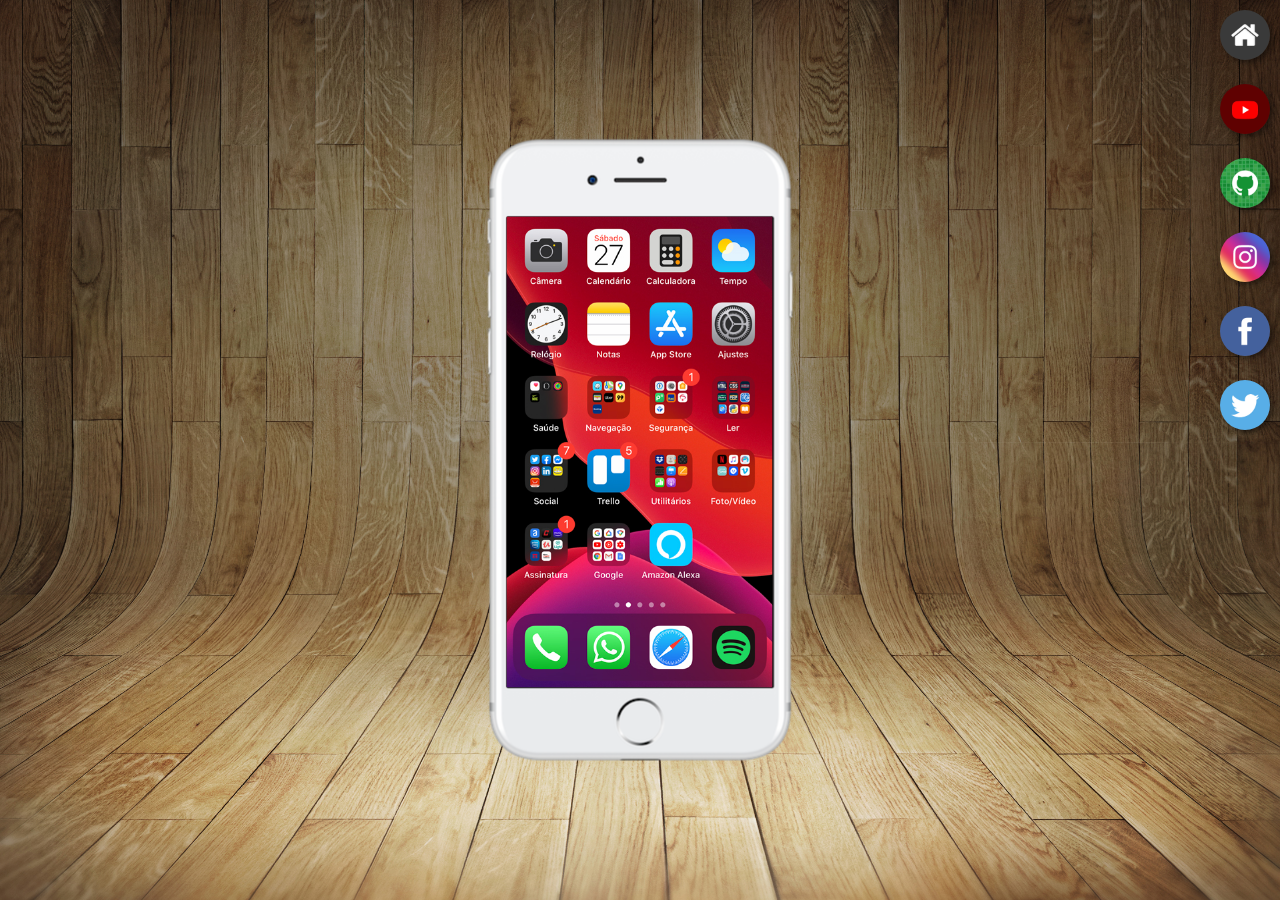
<file: index.html>
<!DOCTYPE html>
<html lang="pt-br">
<head>
    <meta charset="UTF-8">
    <meta name="viewport" content="width=device-width, initial-scale=1.0">
    <link rel="shortcut icon" href="favicon.ico" type="image/x-icon">
    <link rel="stylesheet" href="estilos/style.css">
    <title>Projeto-social</title>
</head>
<body>
    <main>
        <section id="telefone">
           <iframe id="tela" name="tela" src="home.html"
           frameborder="0">
           </iframe>
        </section>
        <section id="apps">
           <a href="home.html" target="tela">
            <img src="imagens/logo-home.jpg" alt="home">
           </a><br>
           <a href="youtube.html" target="tela">
            <img src="imagens/logo-youtube.jpg" alt="youtube">
           </a><br>
           <a href="github.html" target="tela">
            <img src="imagens/logo-github.jpg" alt="github">
           </a><br>
           <a href="instagram.html" target="tela">
            <img src="imagens/logo-instagram.jpg" alt="instagram">
           </a><br>
           <a href="facebook.html" target="tela">
            <img src="imagens/logo-facebook.jpg" alt="facebook">
           </a><br>
           <a href="twiter.html" target="tela">
            <img src="imagens/logo-twitter.jpg" alt="twitter">
           </a><br>
        </section>
    </main>
</body>
</html>
</file>
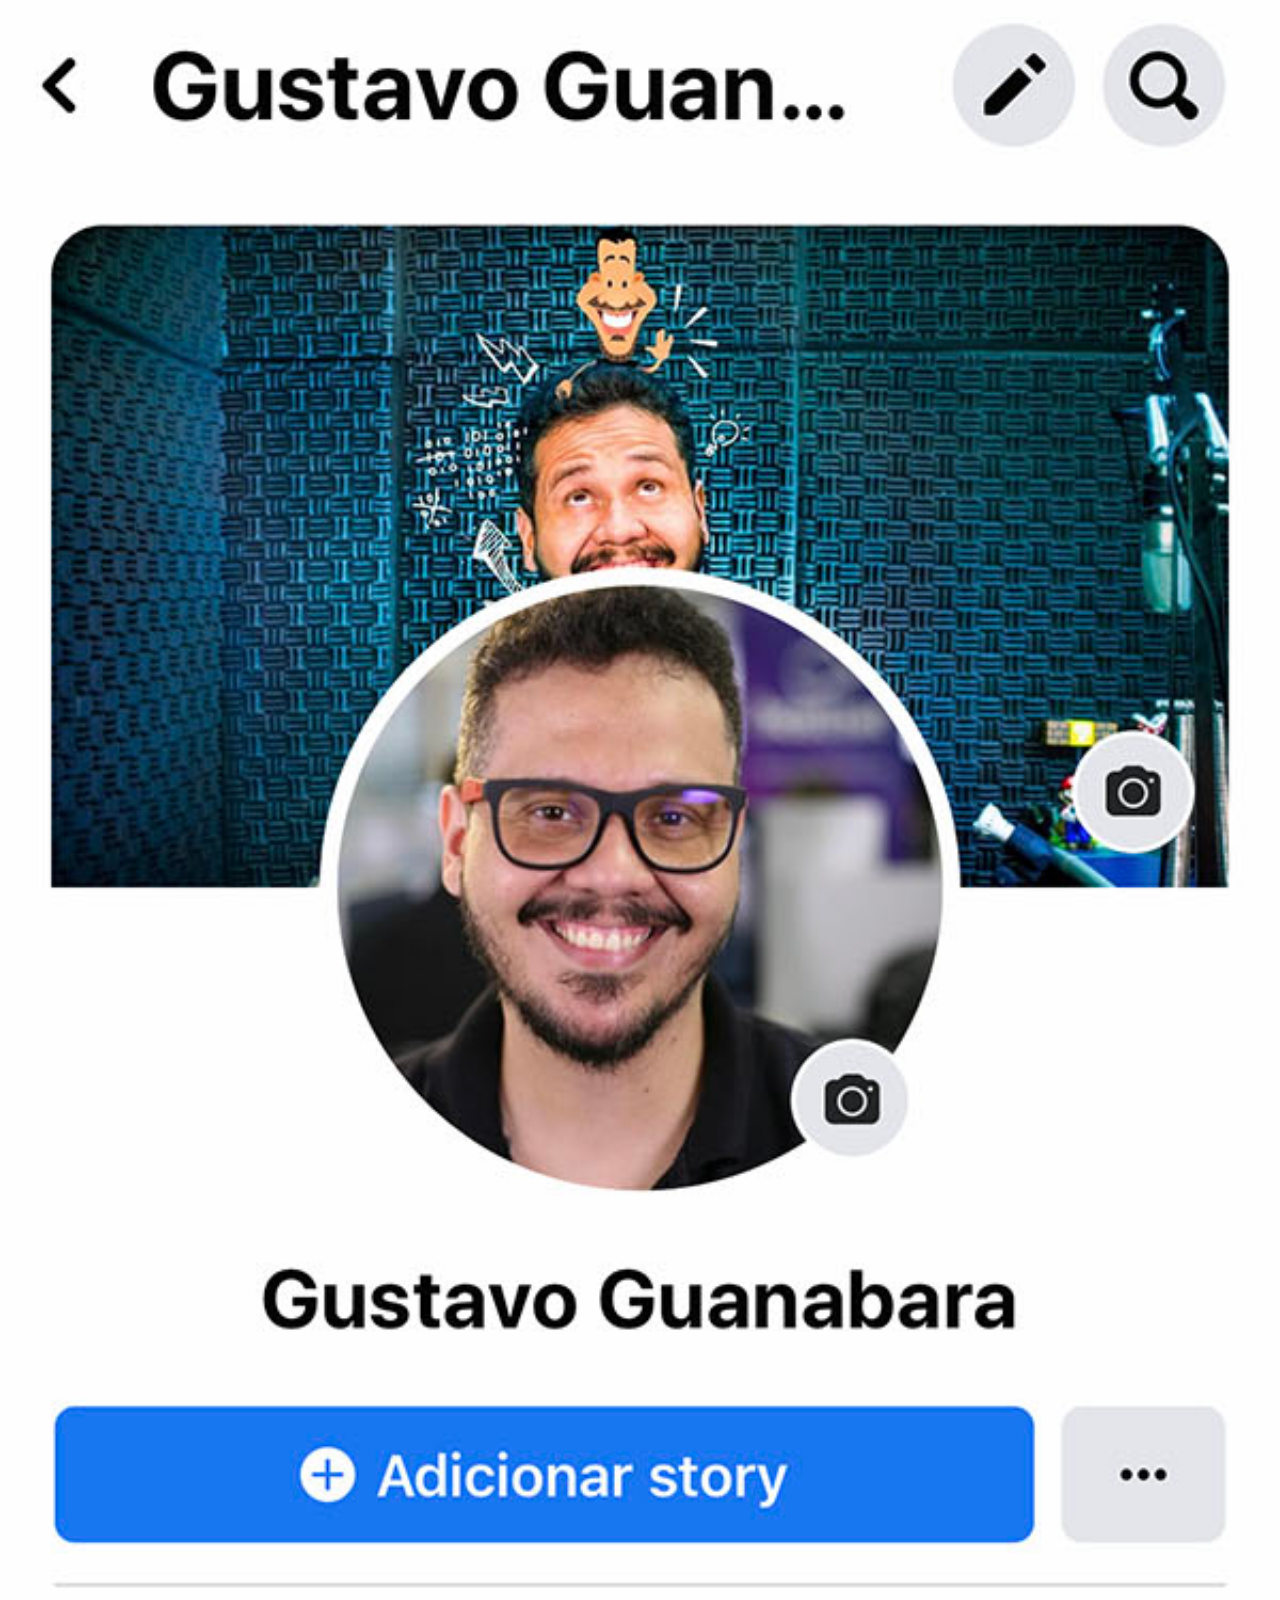
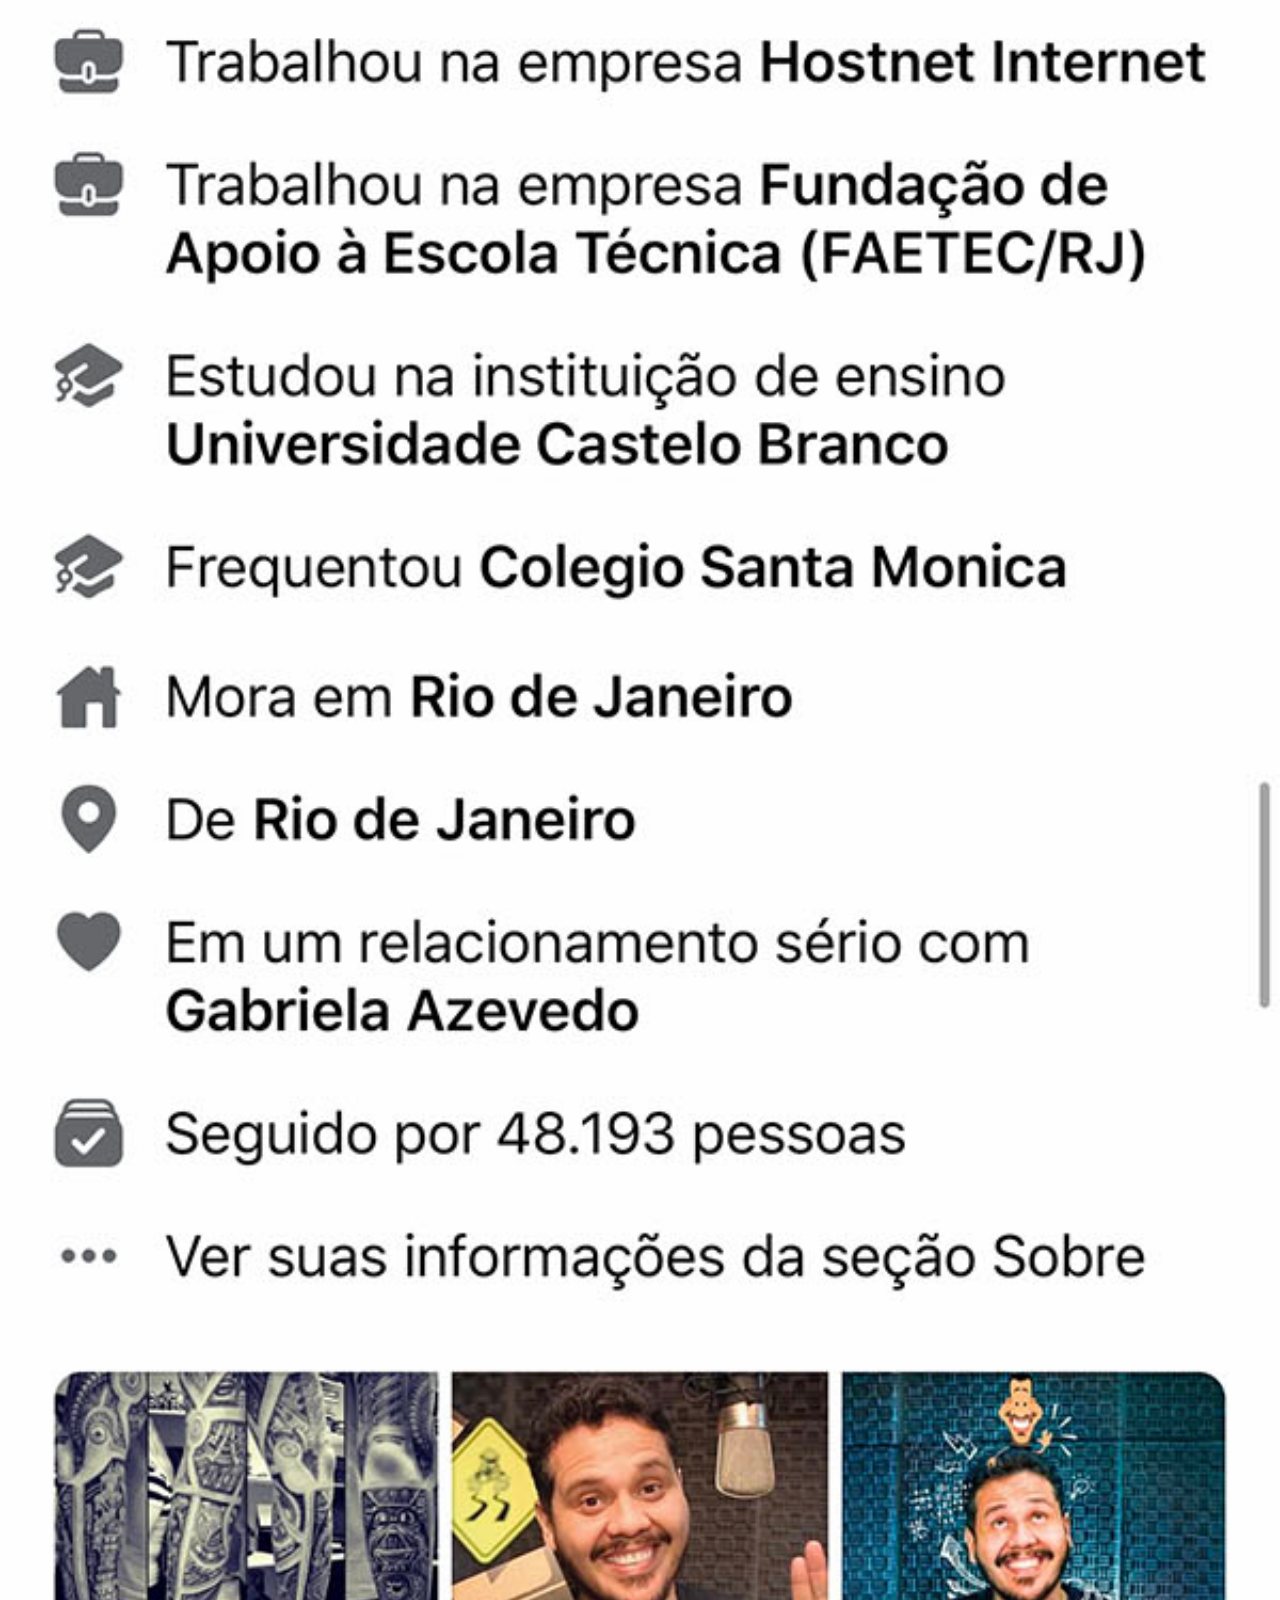
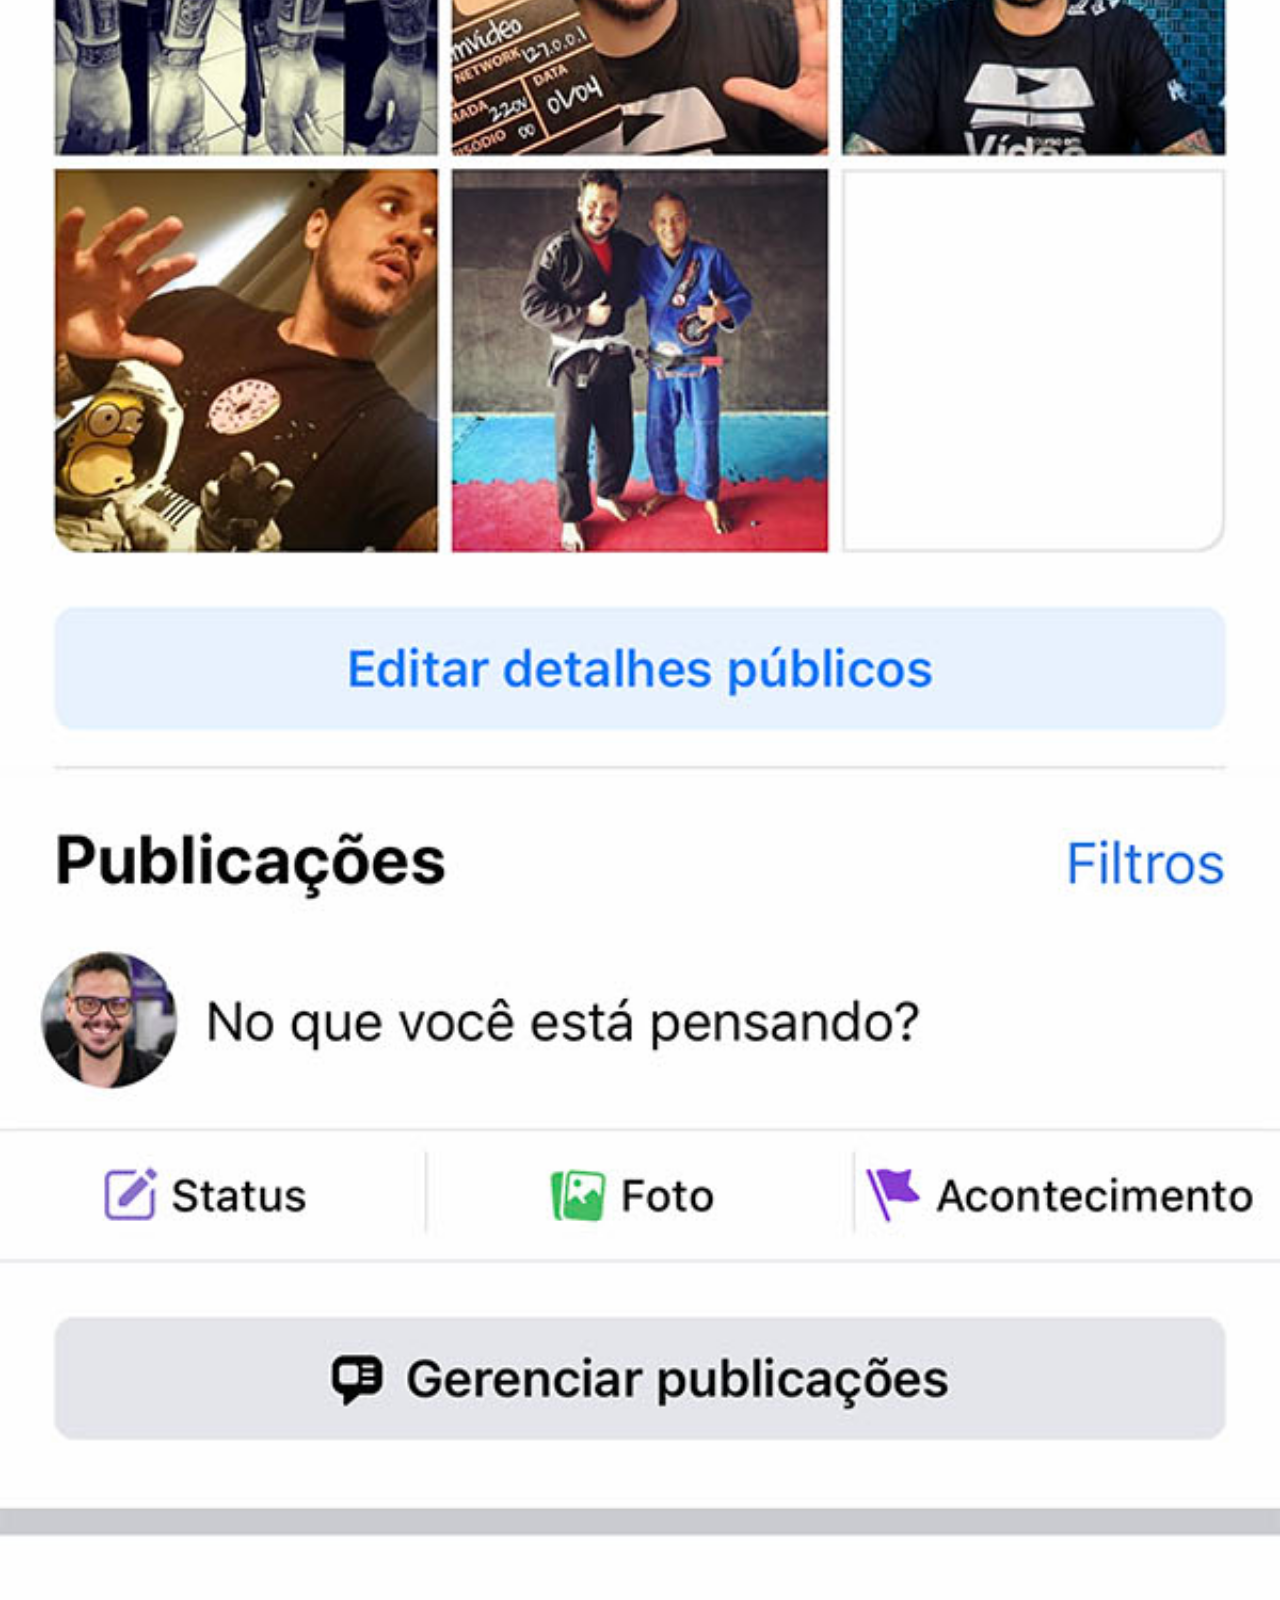
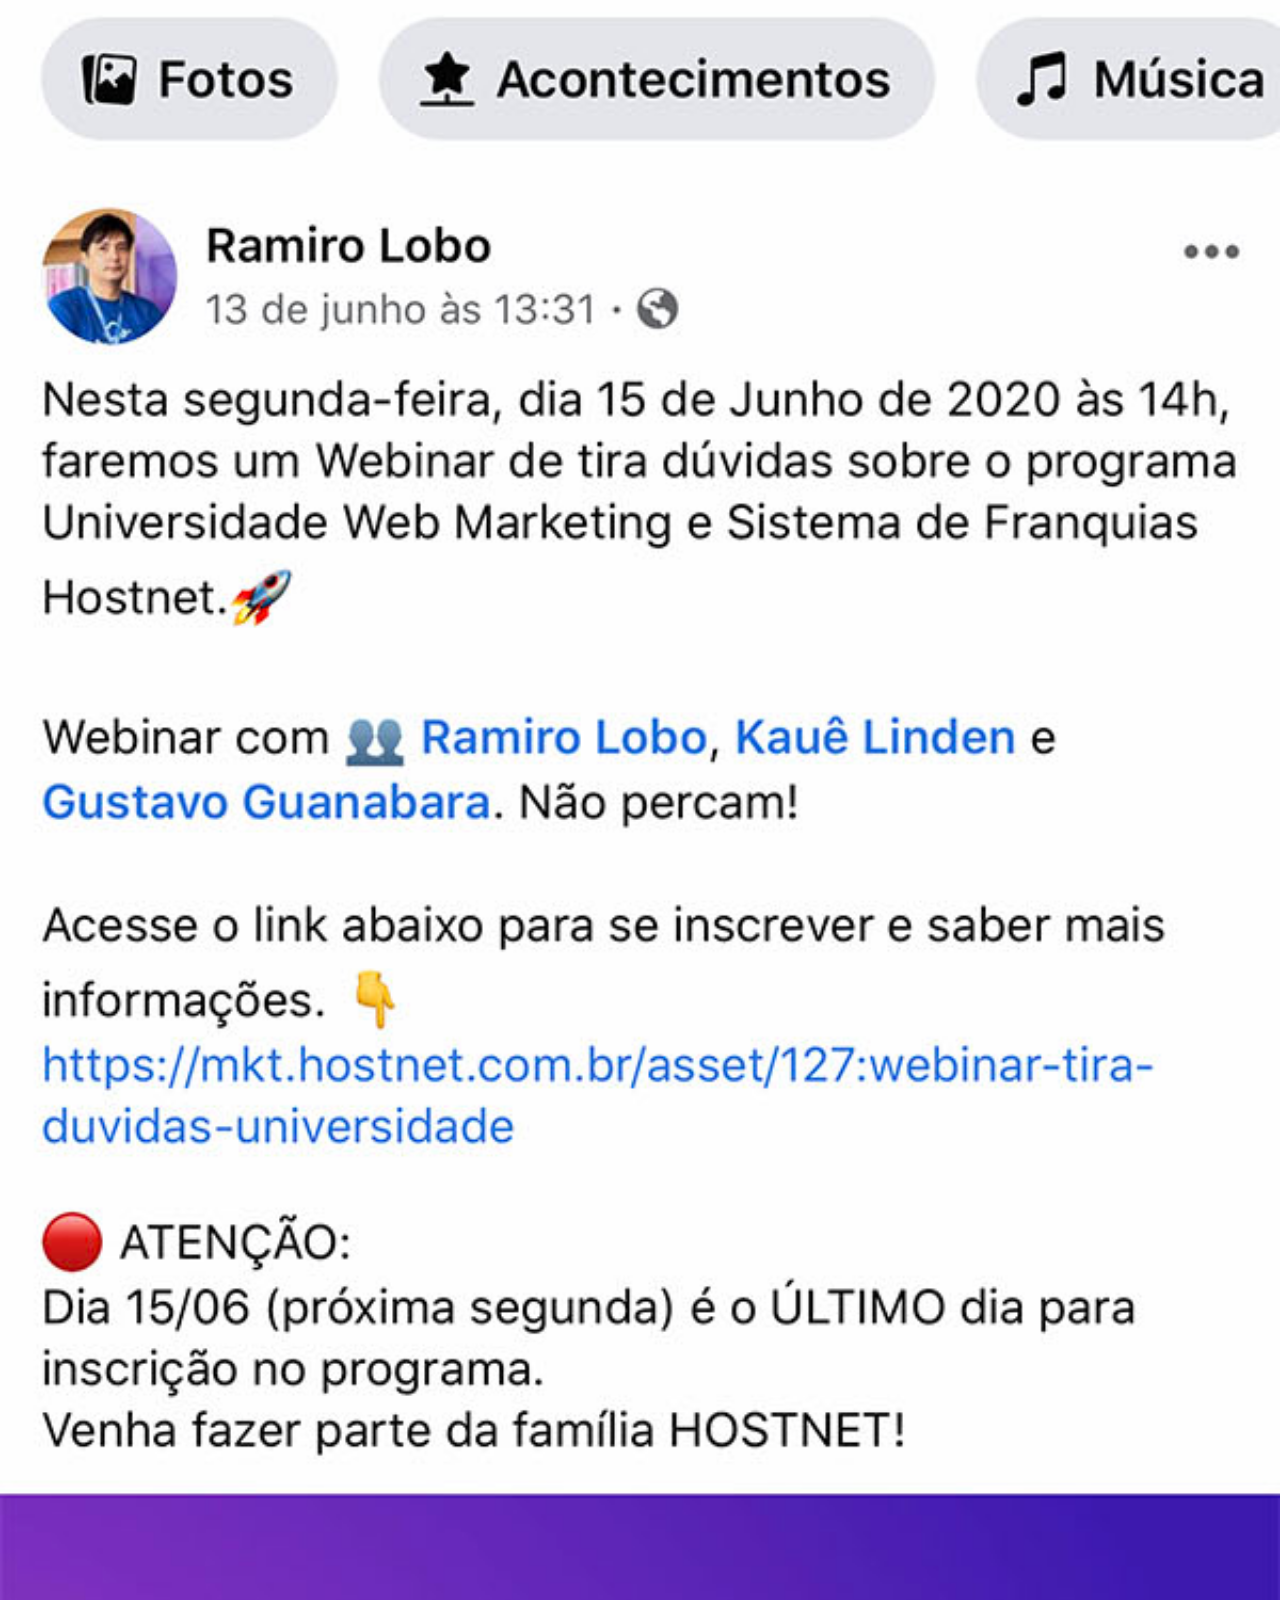
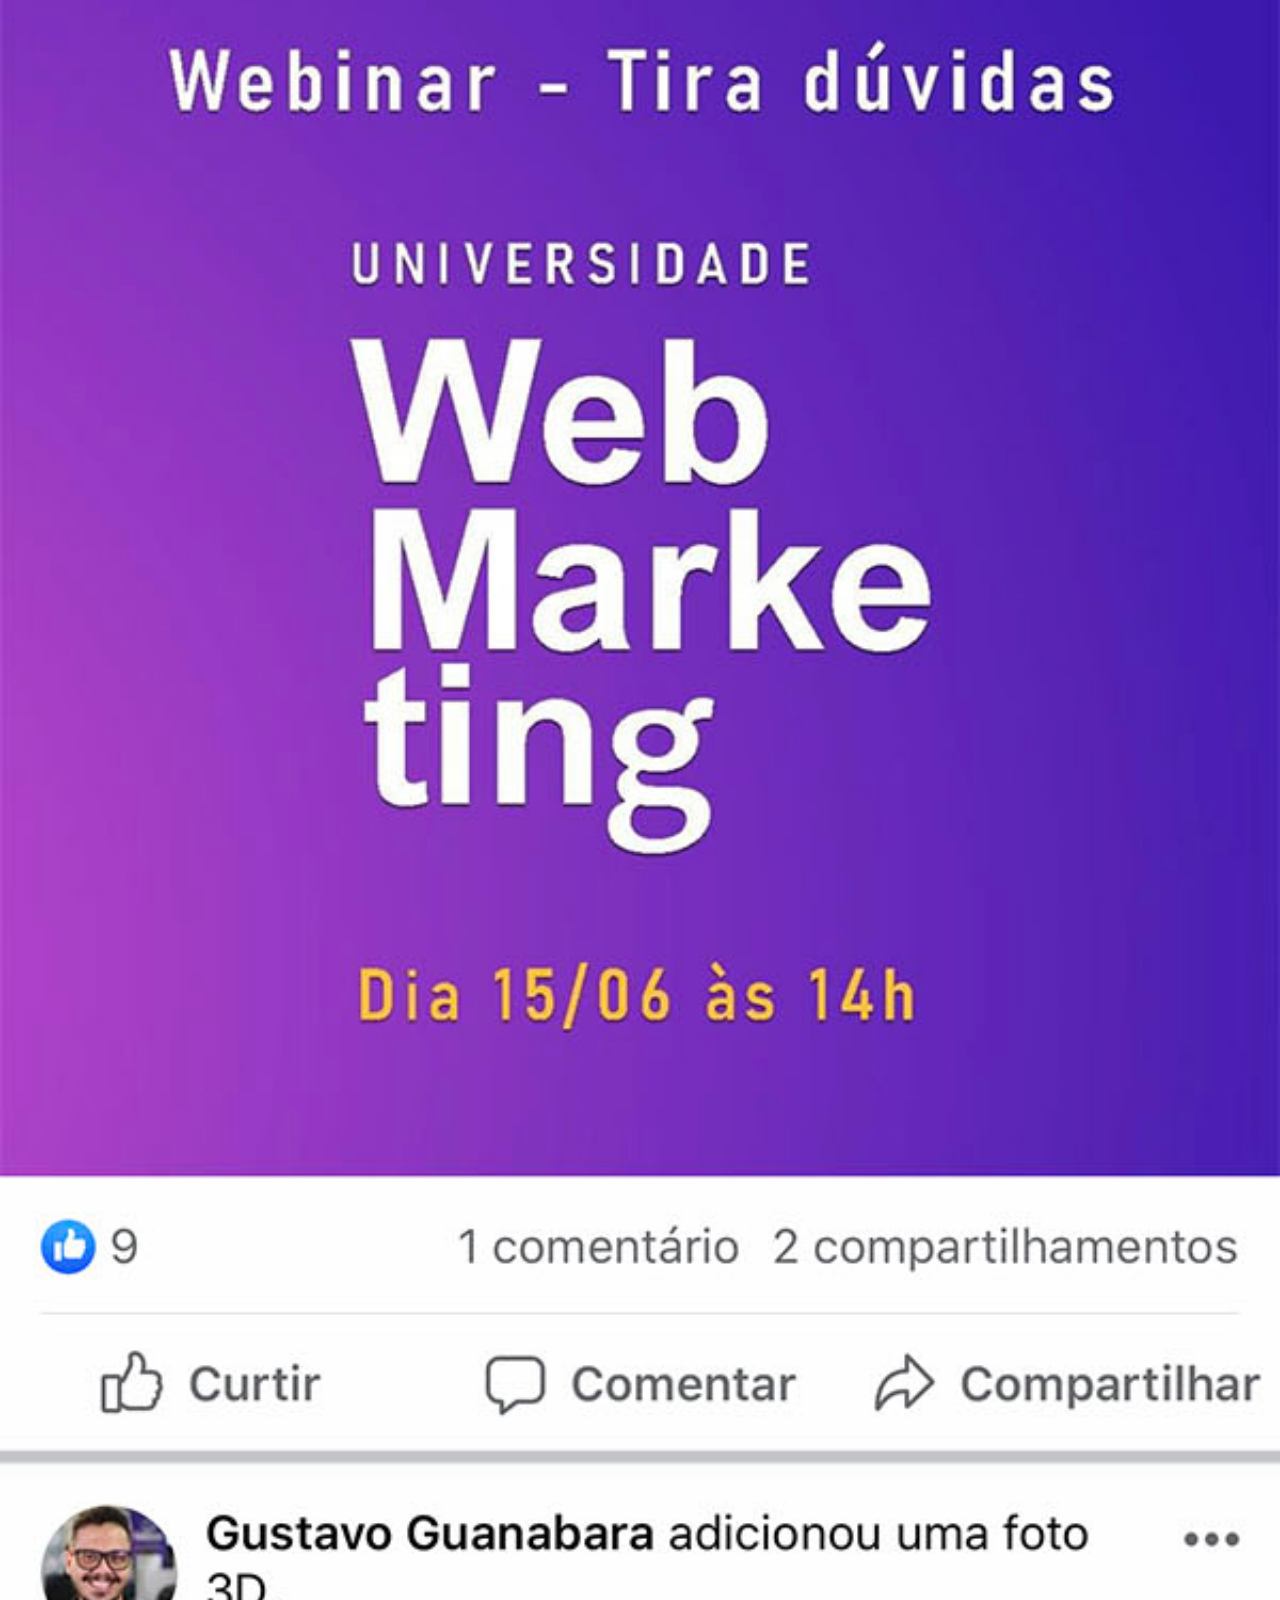
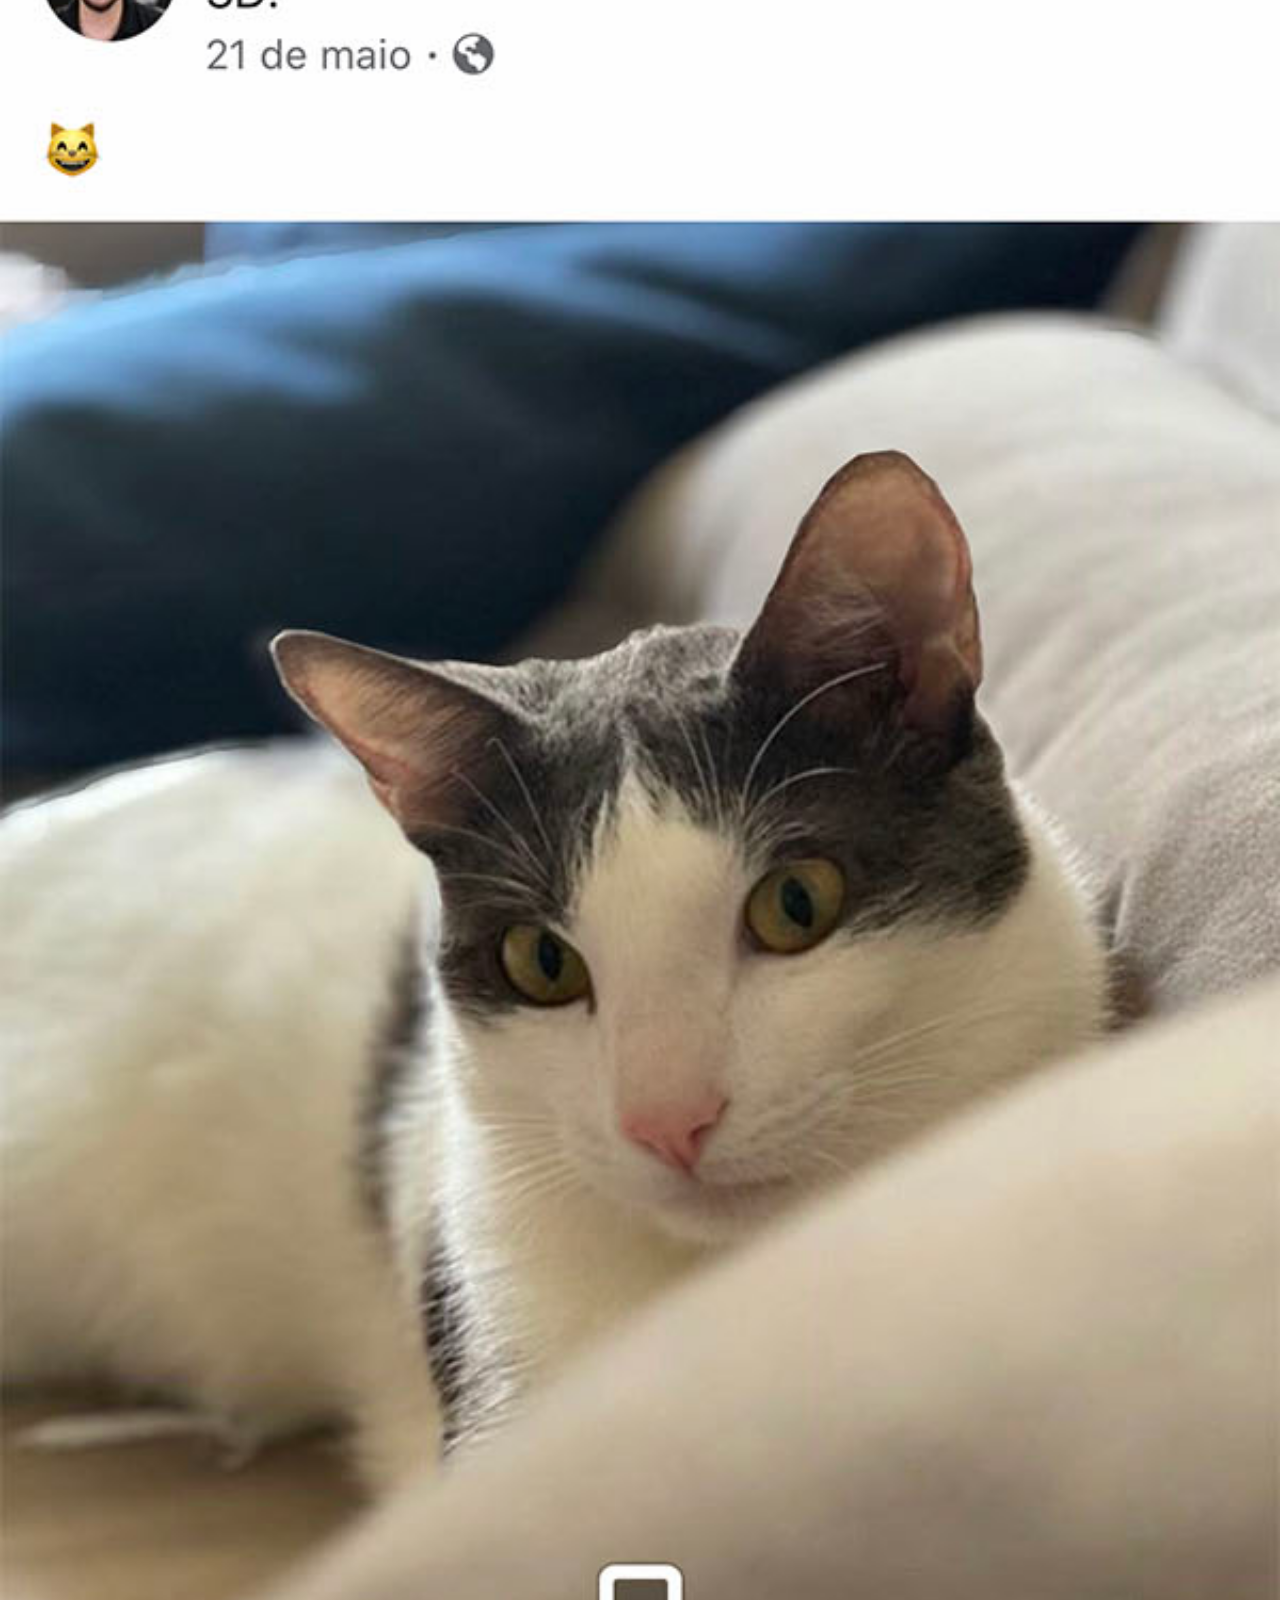
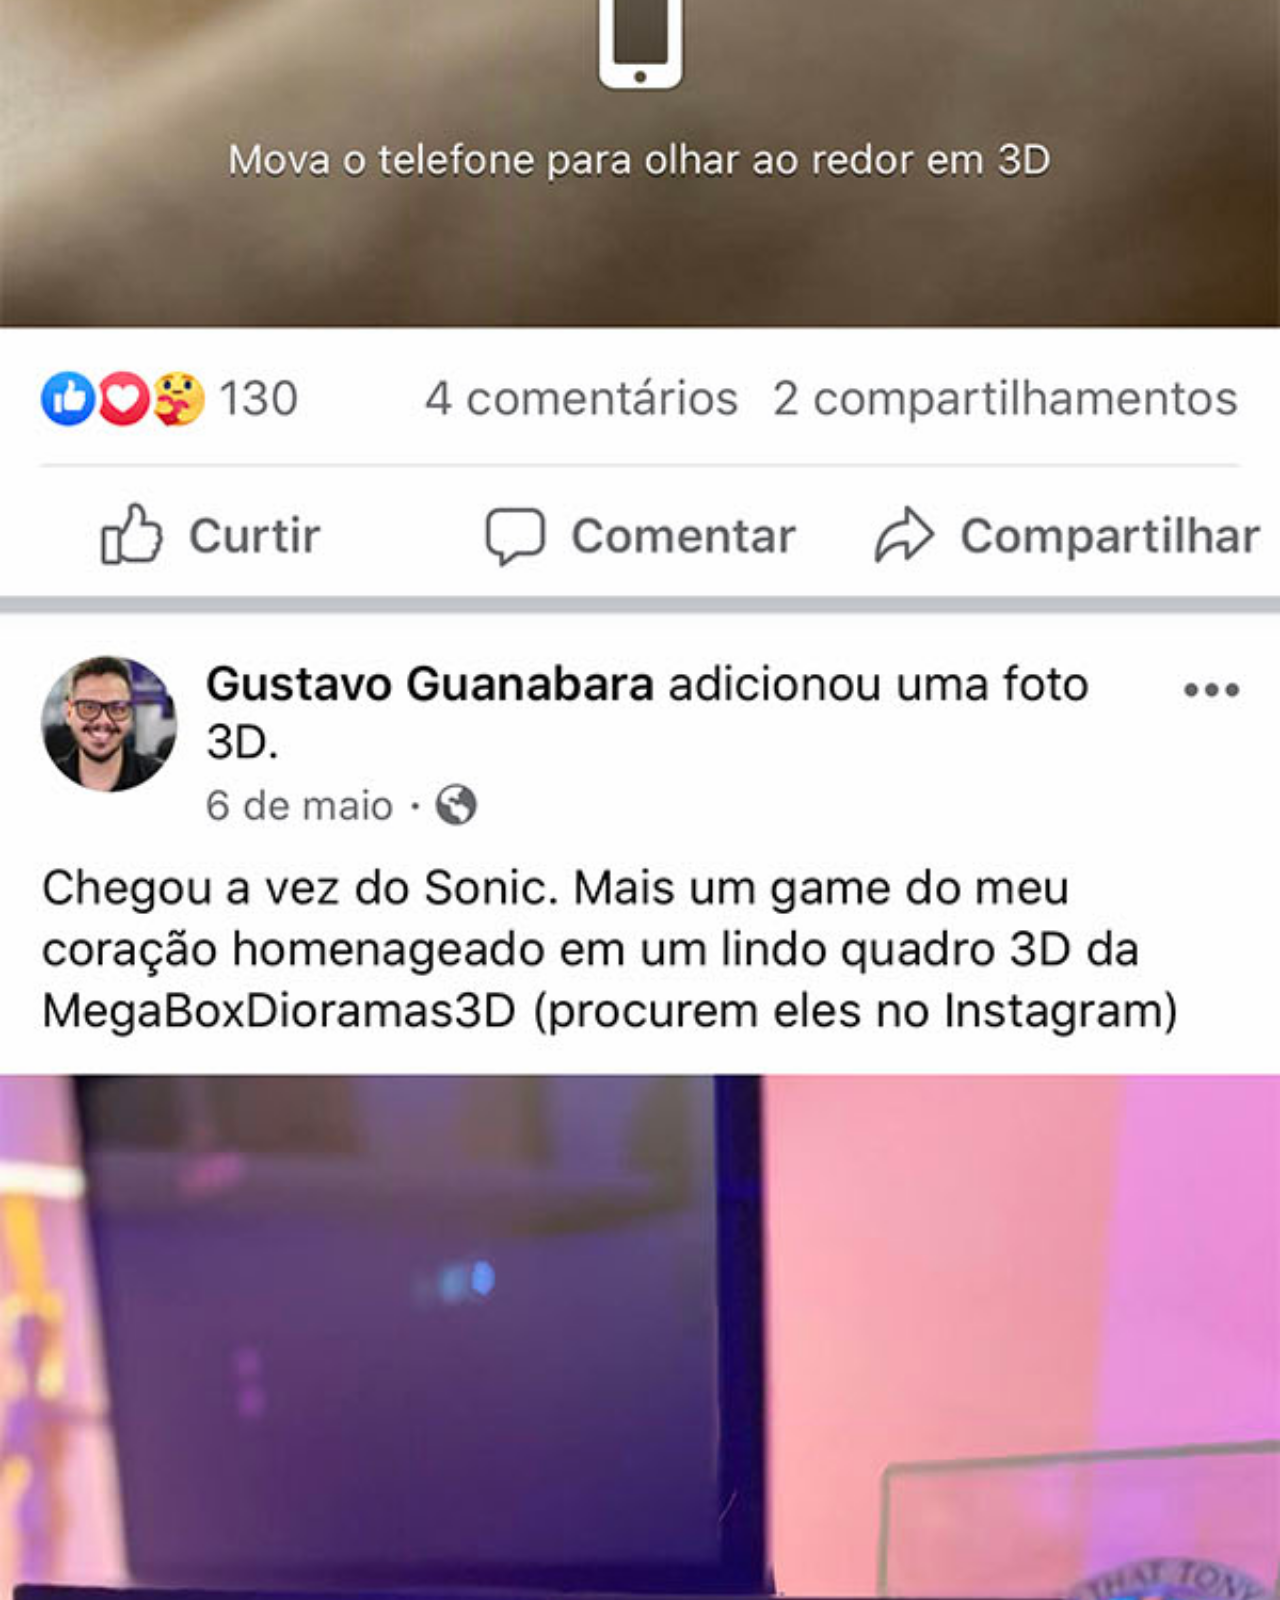
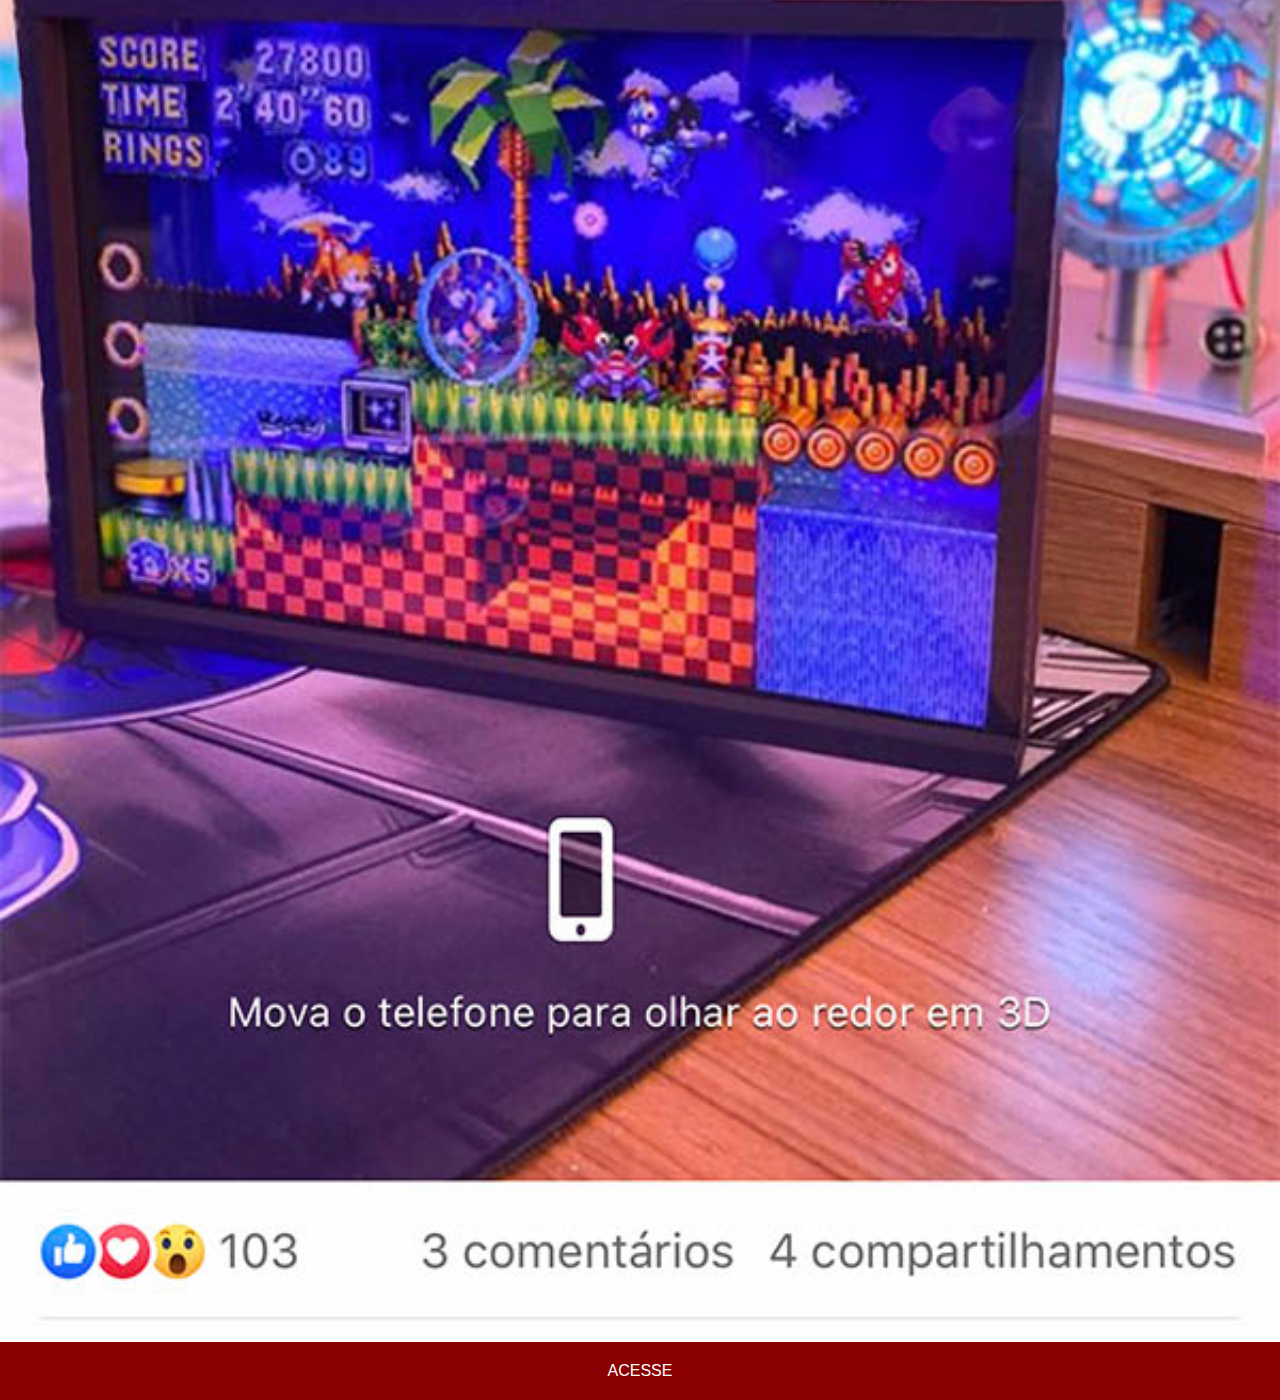
<file: facebook.html>
<!DOCTYPE html>
<html lang="pt-br">
<head>
    <meta charset="UTF-8">
    <meta name="viewport" content="width=device-width, initial-scale=1.0">
    <title>Document</title>
    <link rel="stylesheet" href="estilos/social.css">
</head>
<body>
    <img src="imagens/tela-facebook.jpg">
    <a href="https://www.facebook.com/gustavoguanabara/?locale=pt_BR" target="_blank">ACESSE</a>
</body>
</html>
</file>
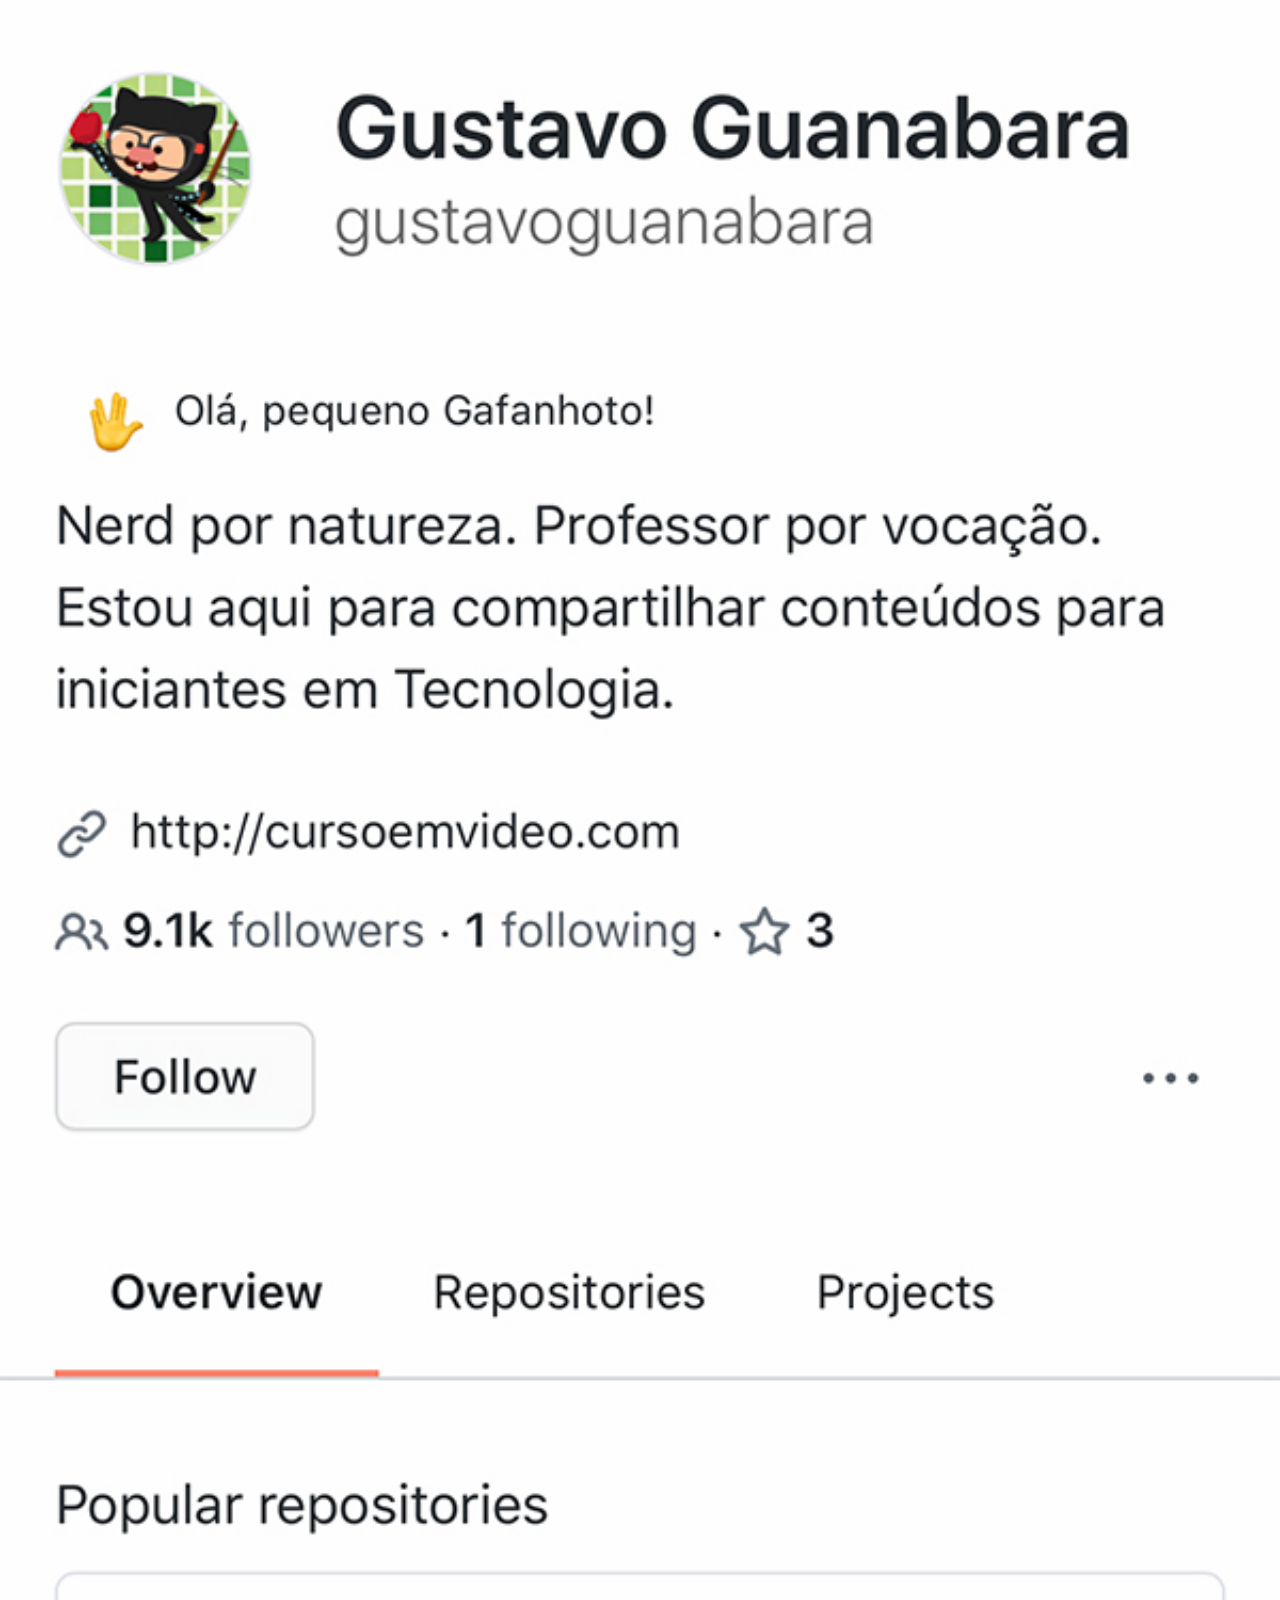
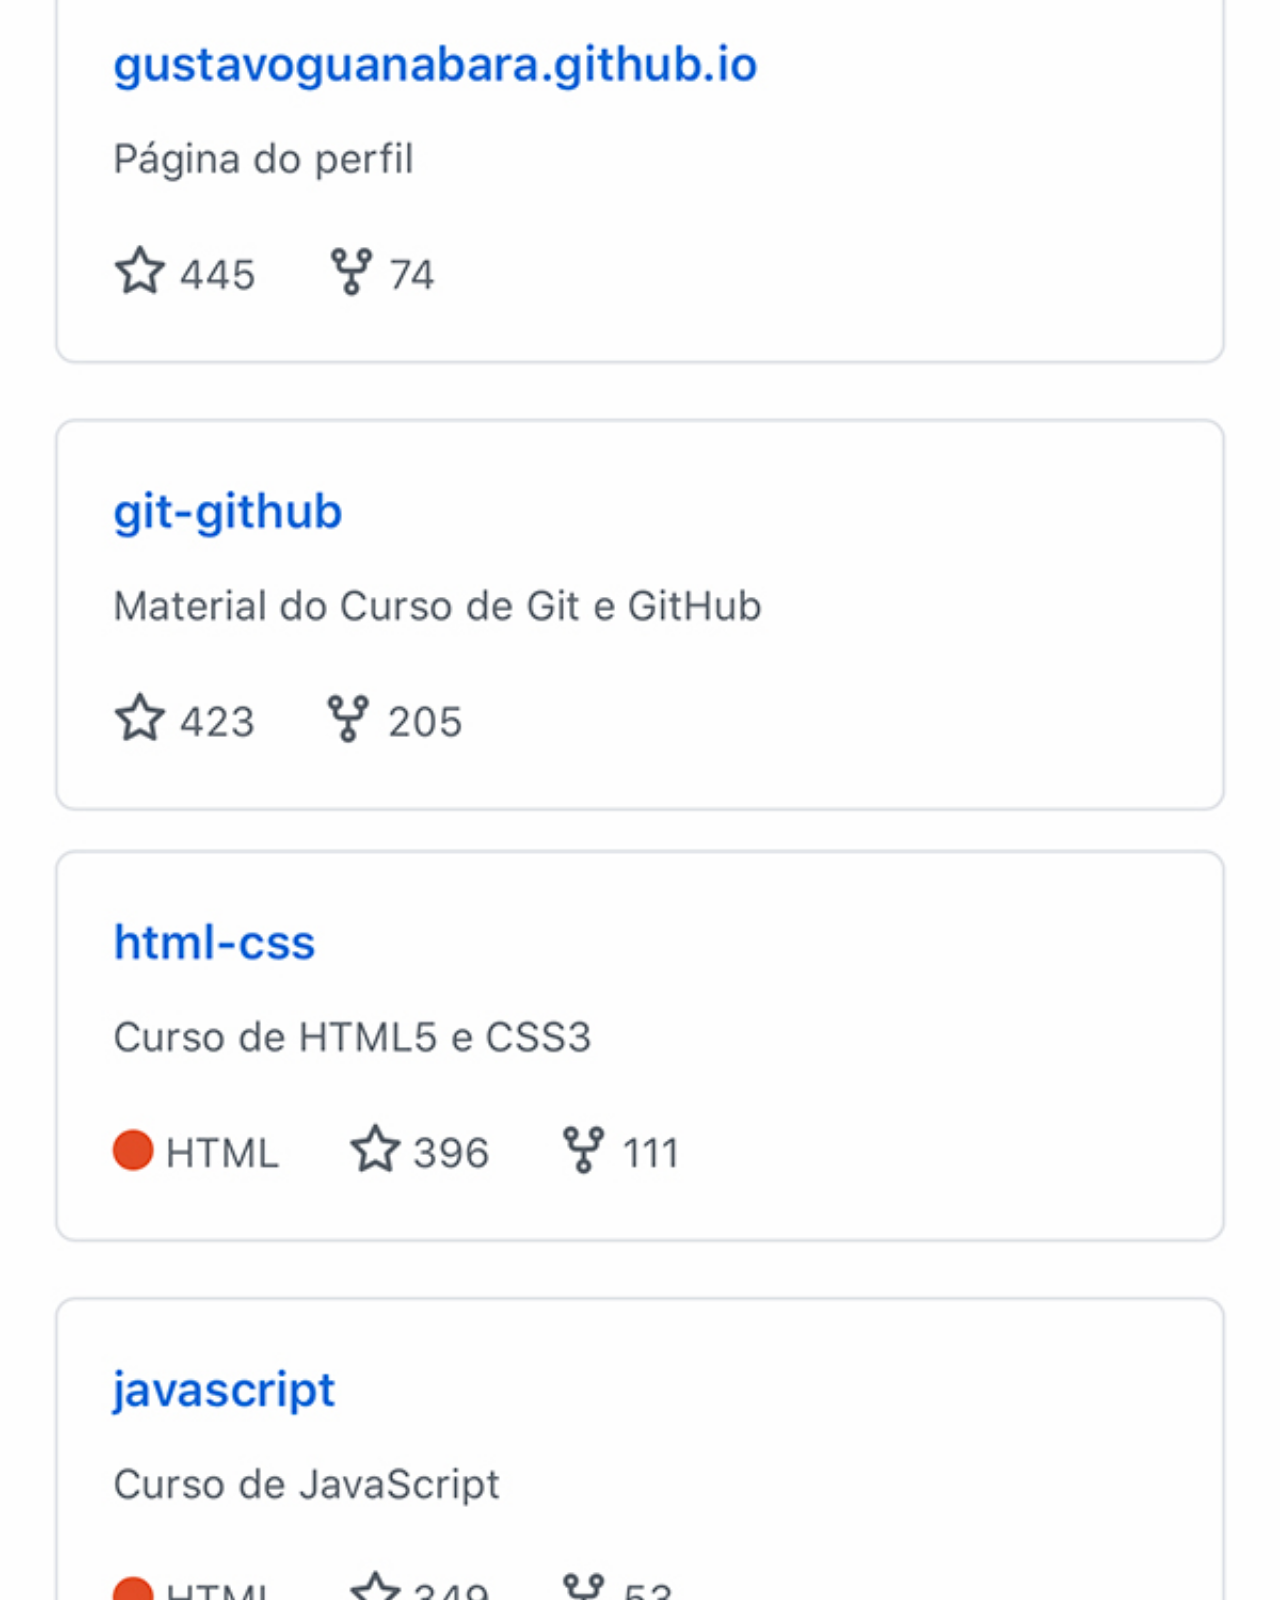
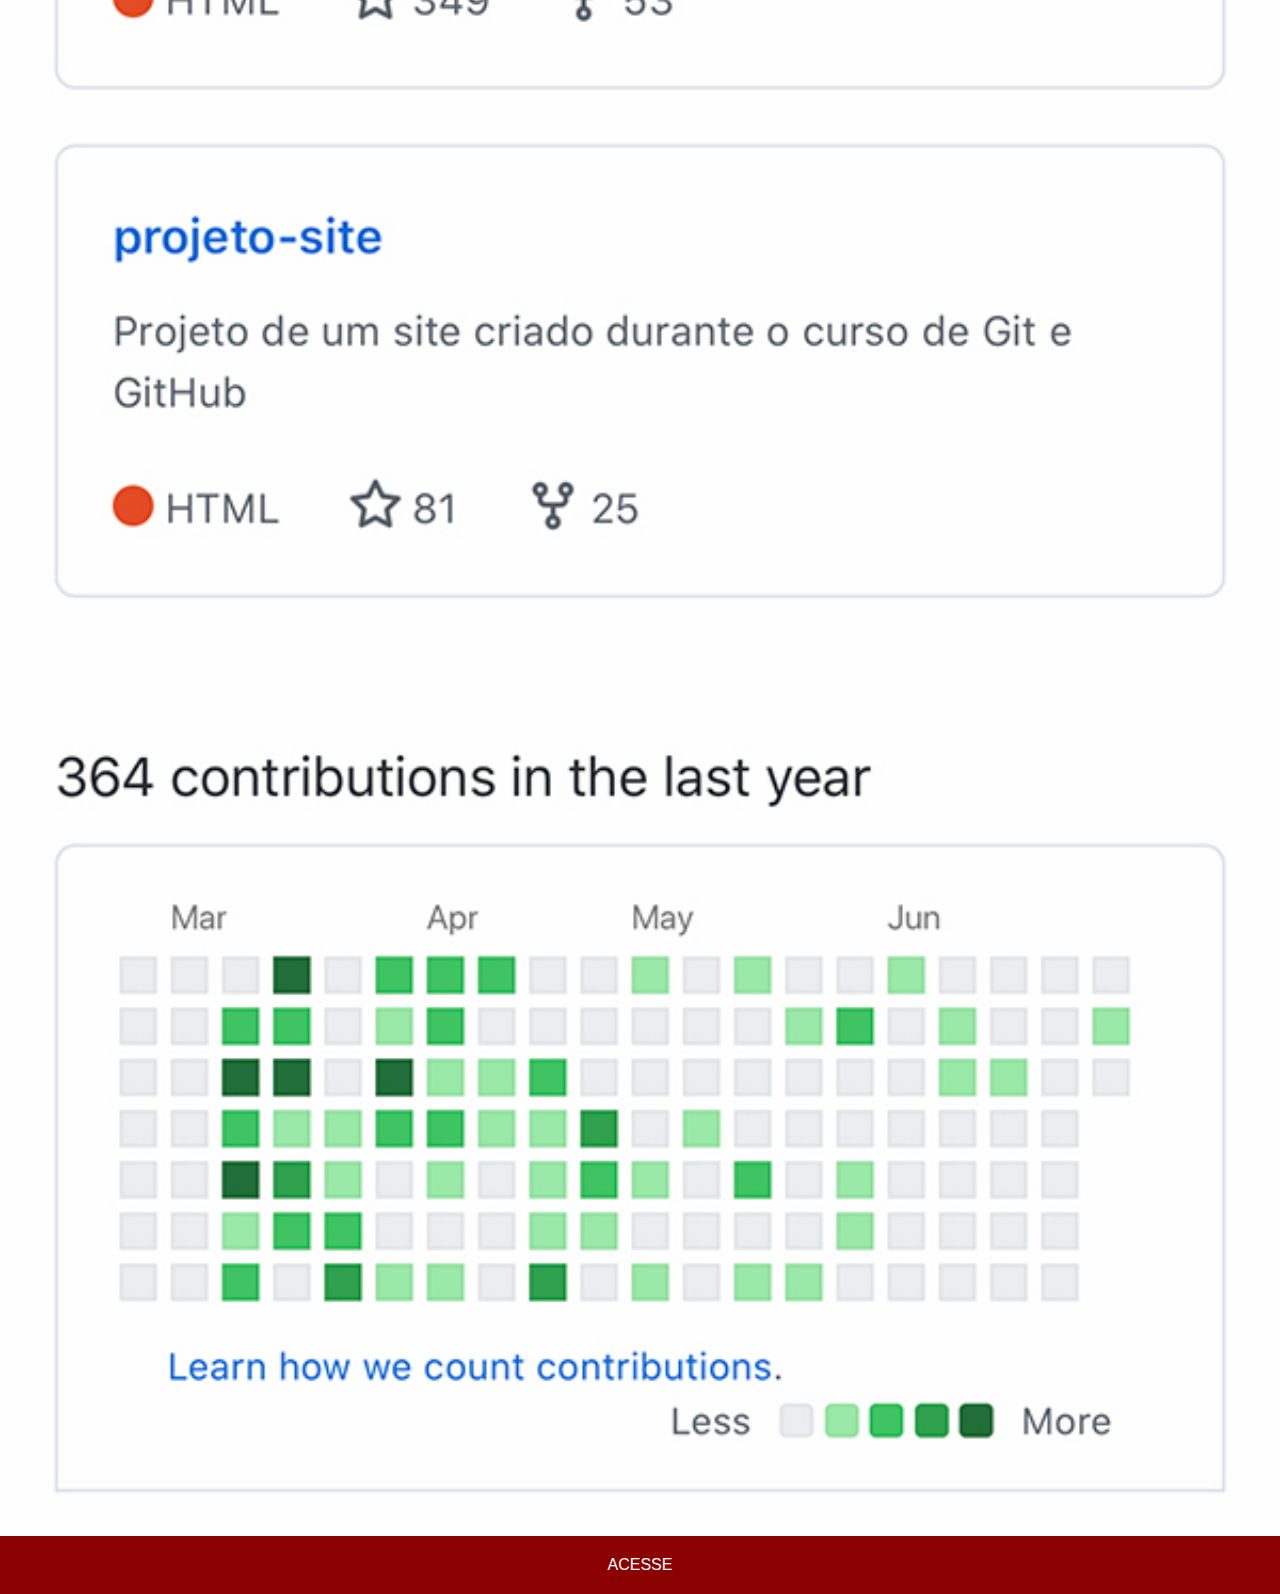
<file: github.html>
<!DOCTYPE html>
<html lang="pt-br">
<head>
    <meta charset="UTF-8">
    <meta name="viewport" content="width=device-width, initial-scale=1.0">
    <title>Document</title>
    <link rel="stylesheet" href="estilos/social.css">
</head>
<body>
    <img src="imagens/tela-github.jpg">
    <a href="https://github.com/gustavoguanabara" target="_blank">ACESSE</a>
</body>
</html>
</file>
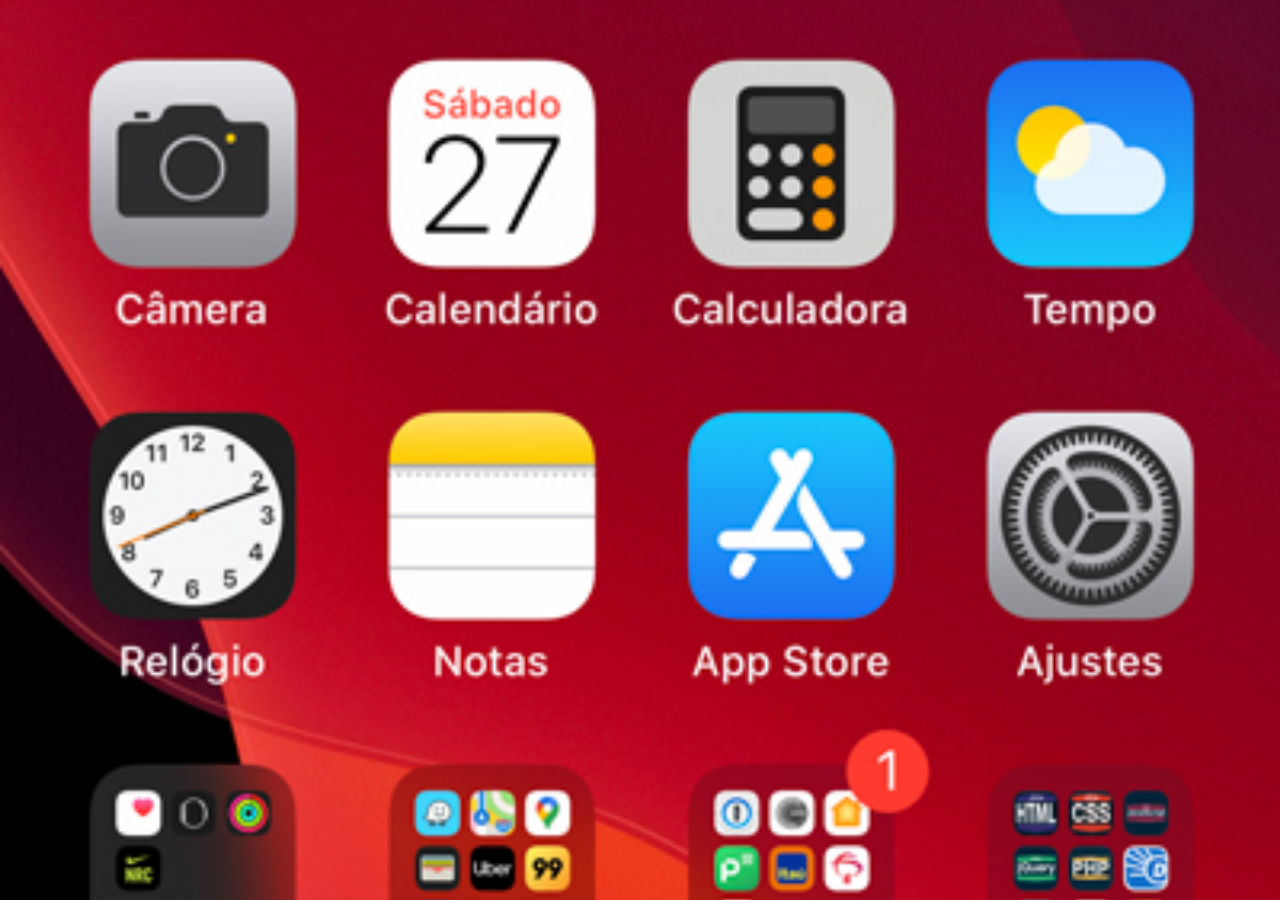
<file: home.html>
<!DOCTYPE html>
<html lang="pt-br">
<head>
    <meta charset="UTF-8">
    <meta name="viewport" content="width=device-width, initial-scale=1.0">
    <title>home</title>
</head>
<style>
    * {
        margin:0px;
        padding:0px;
    }
    body {
        height:100vh;
        width:100vw;

        background: black url('imagens/tela-home.jpg') no-repeat top center;
        background-size:cover;
    }
</style>
<body>
    
</body>
</html>
</file>
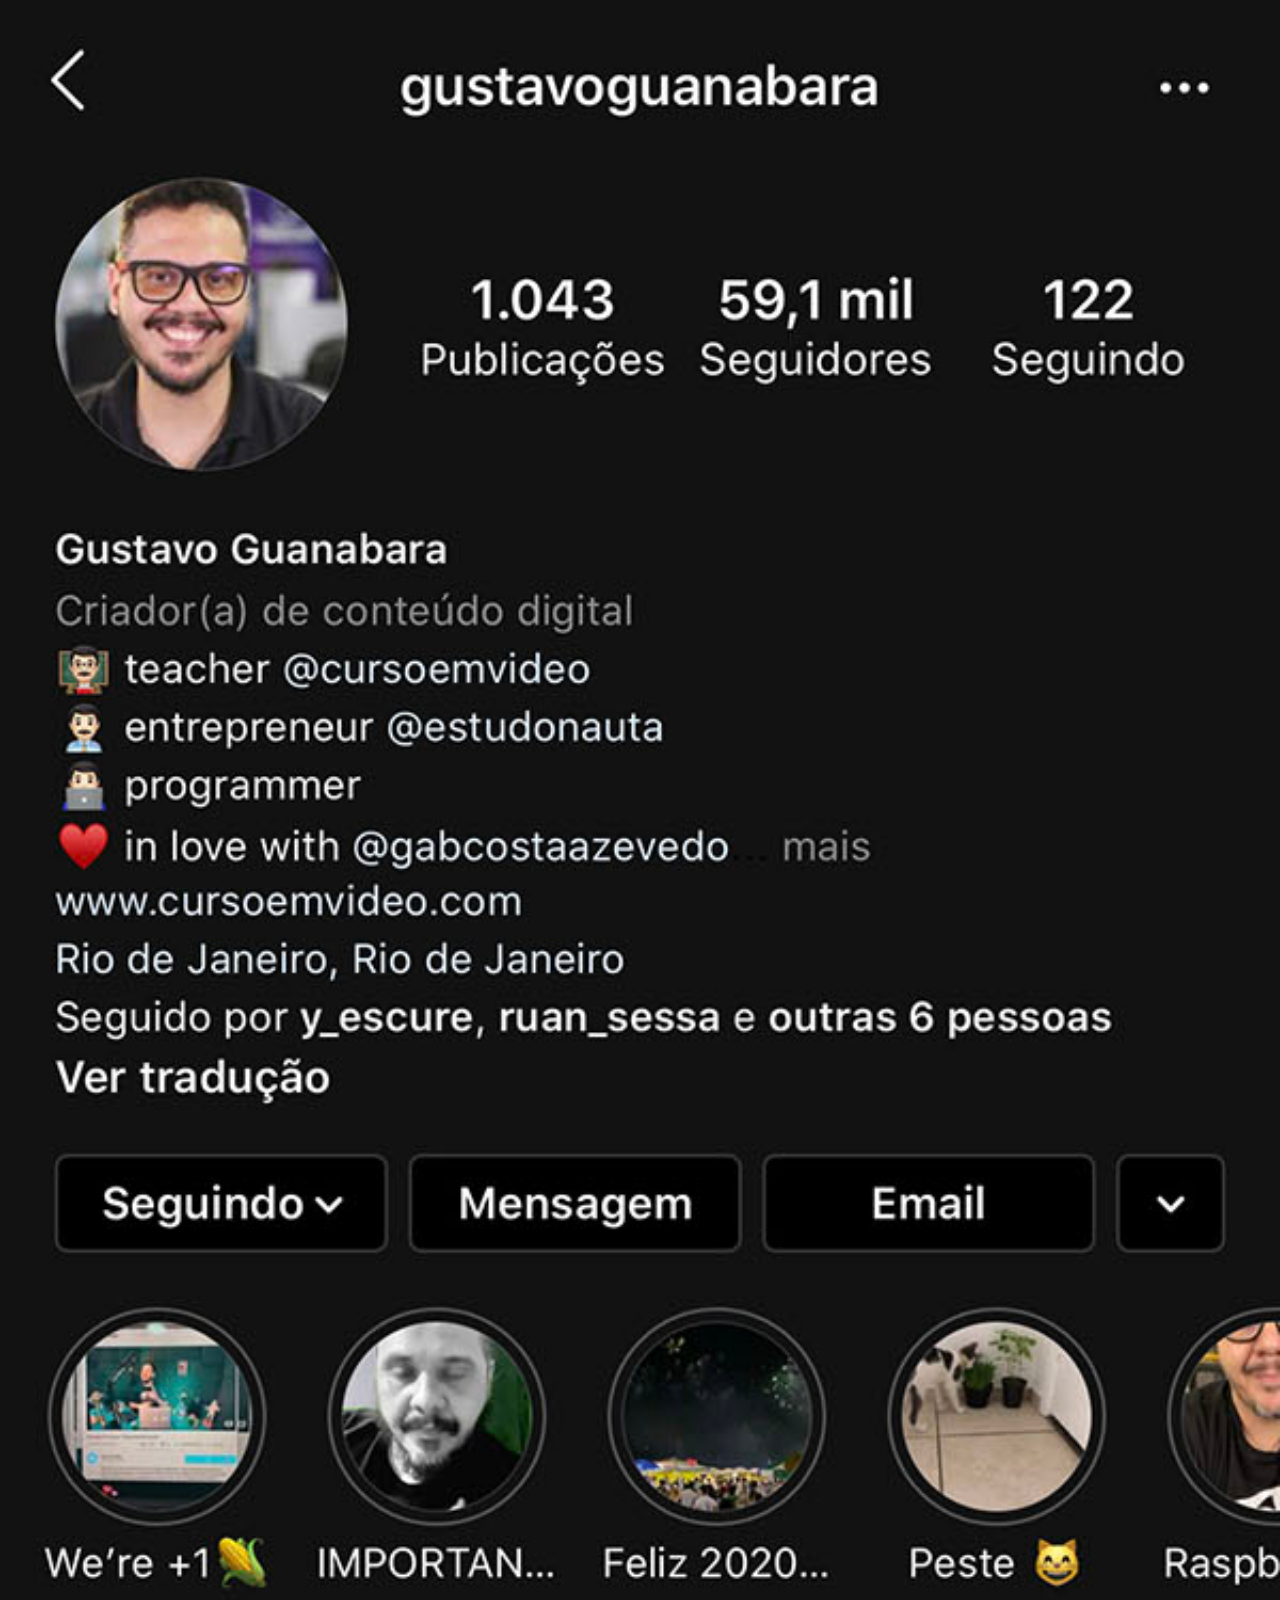
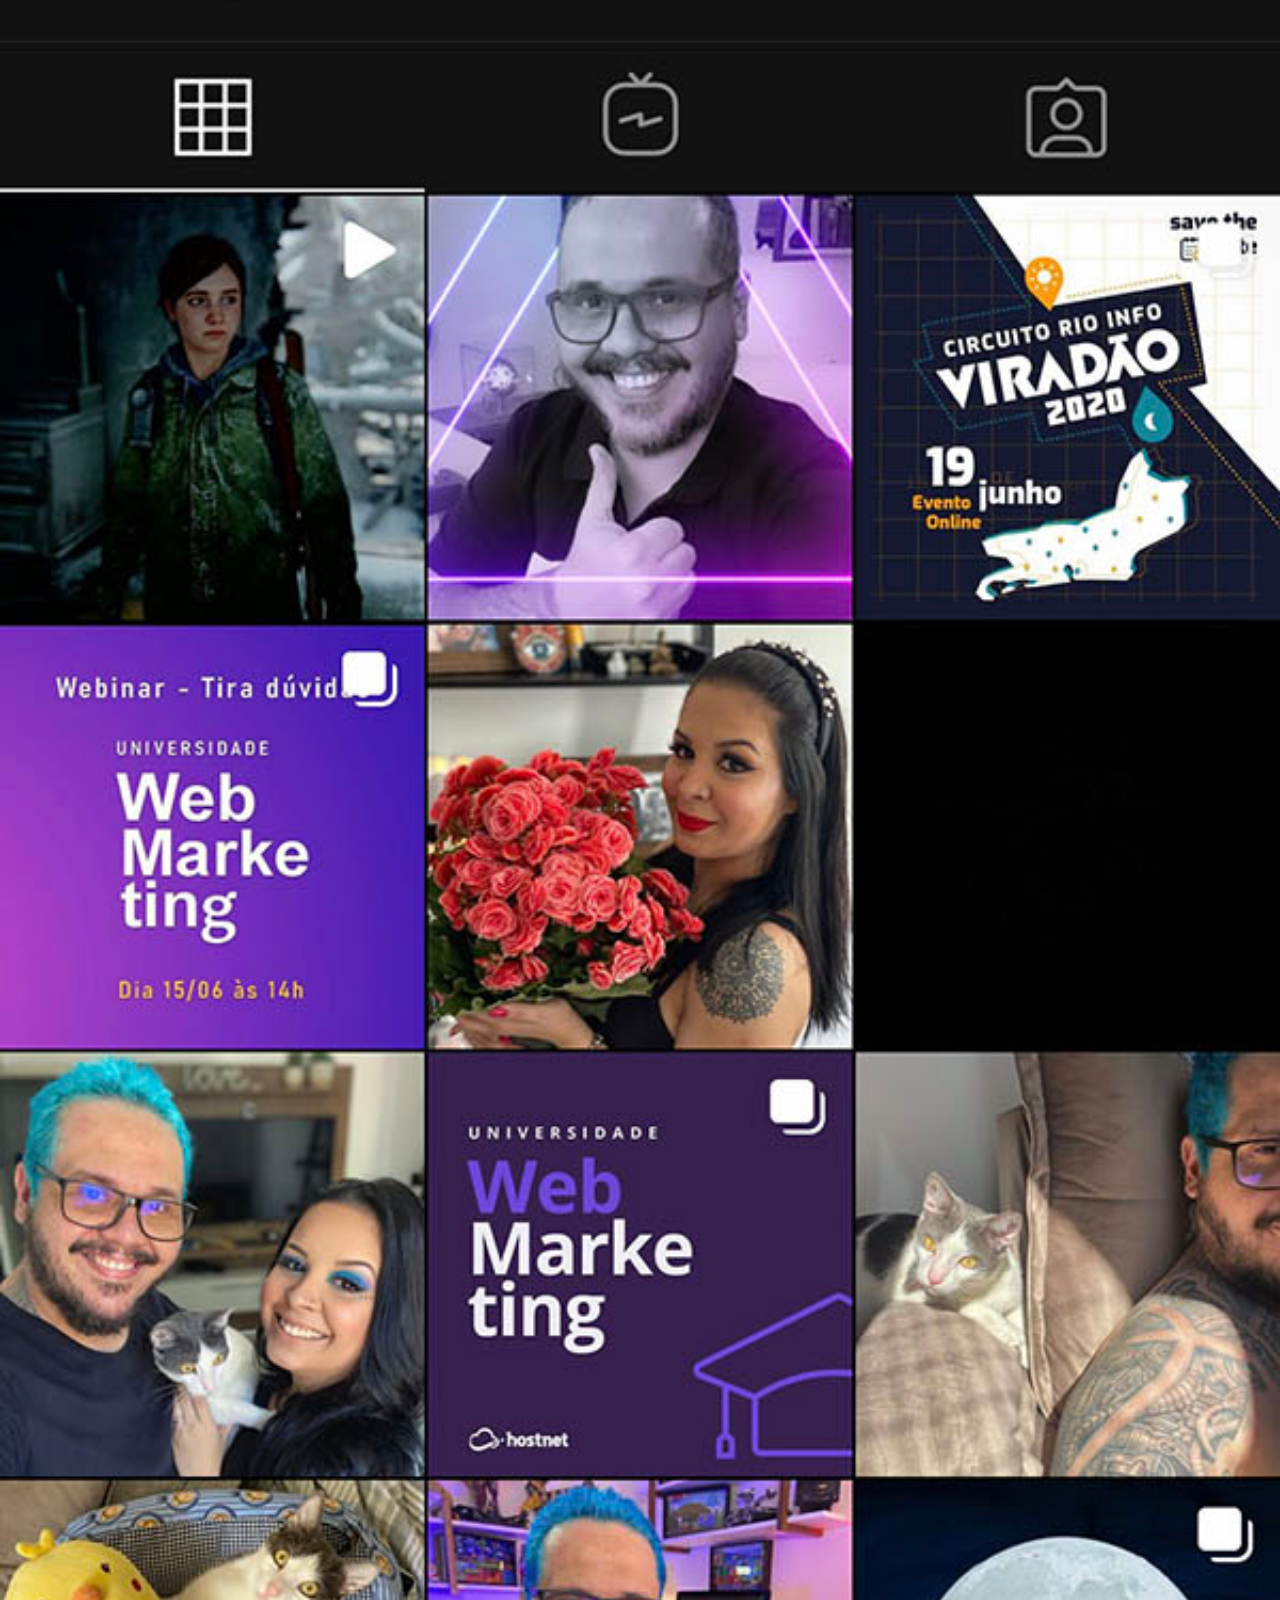
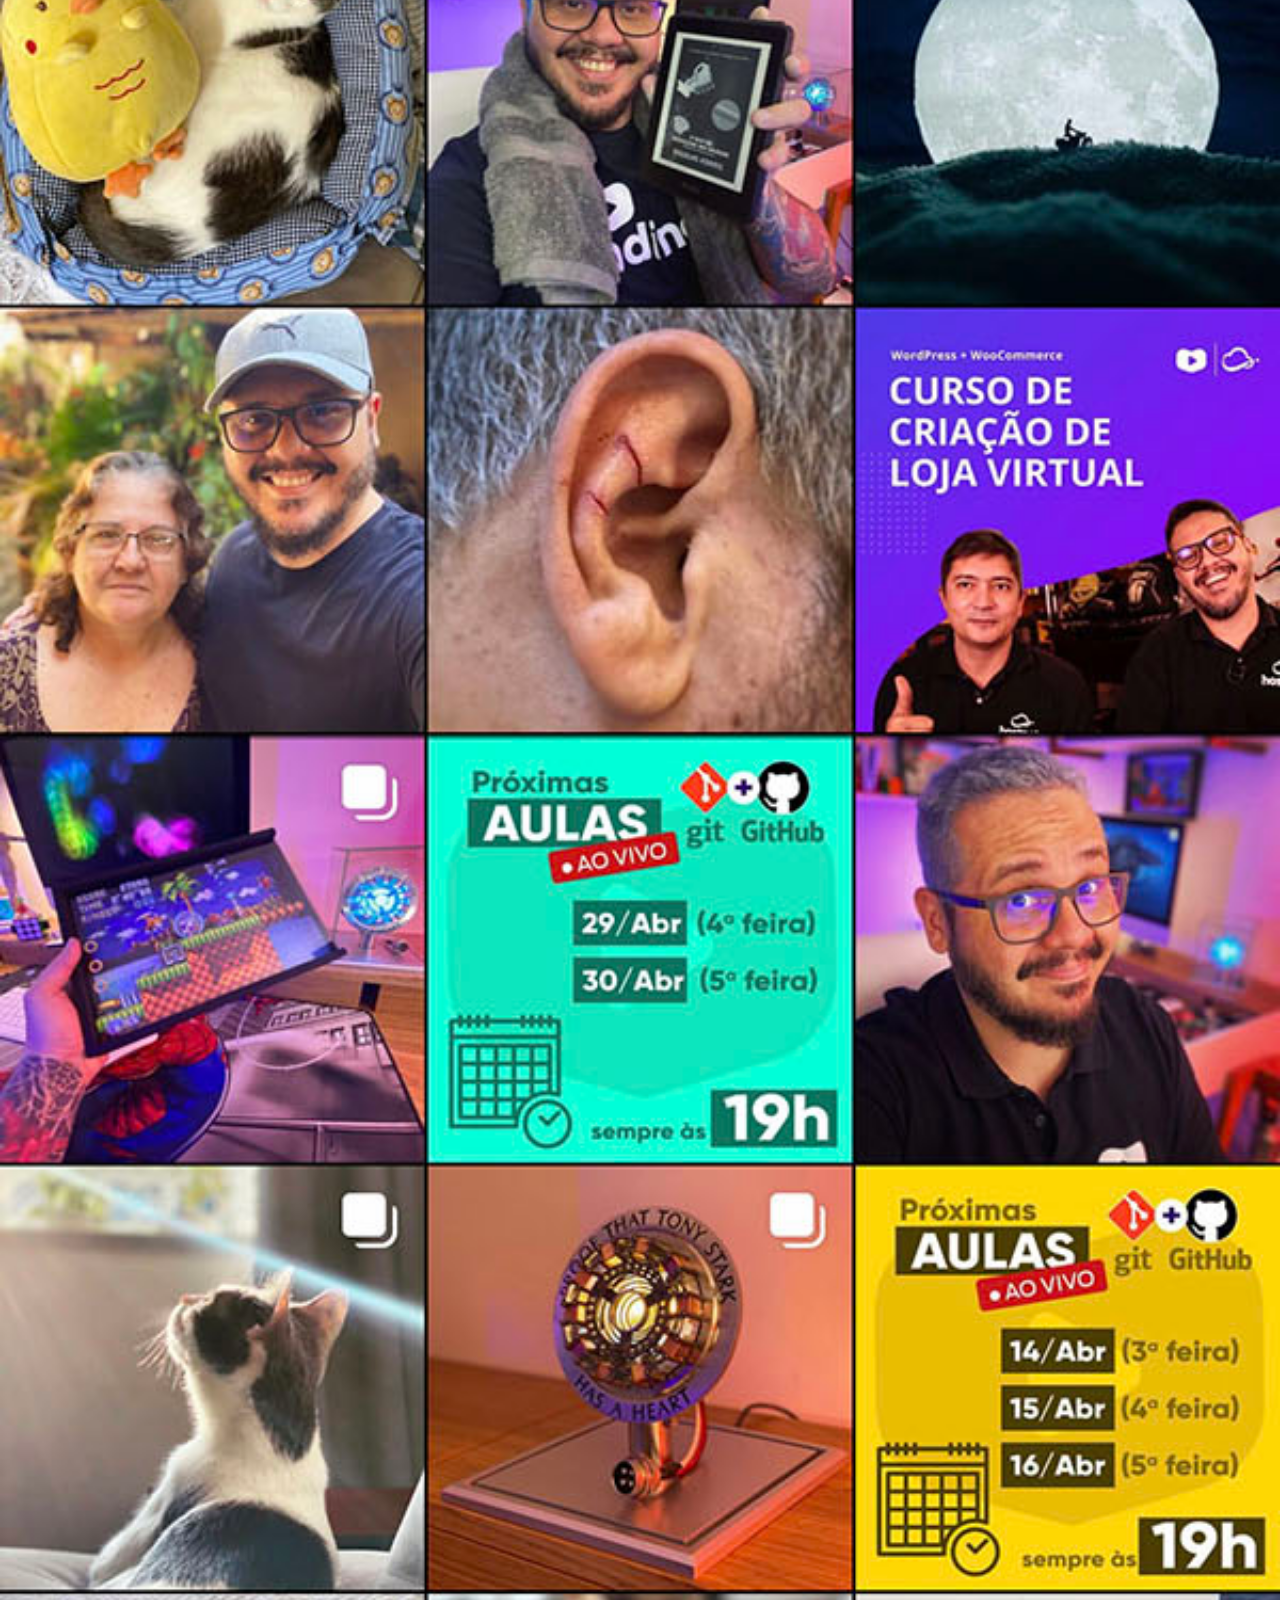
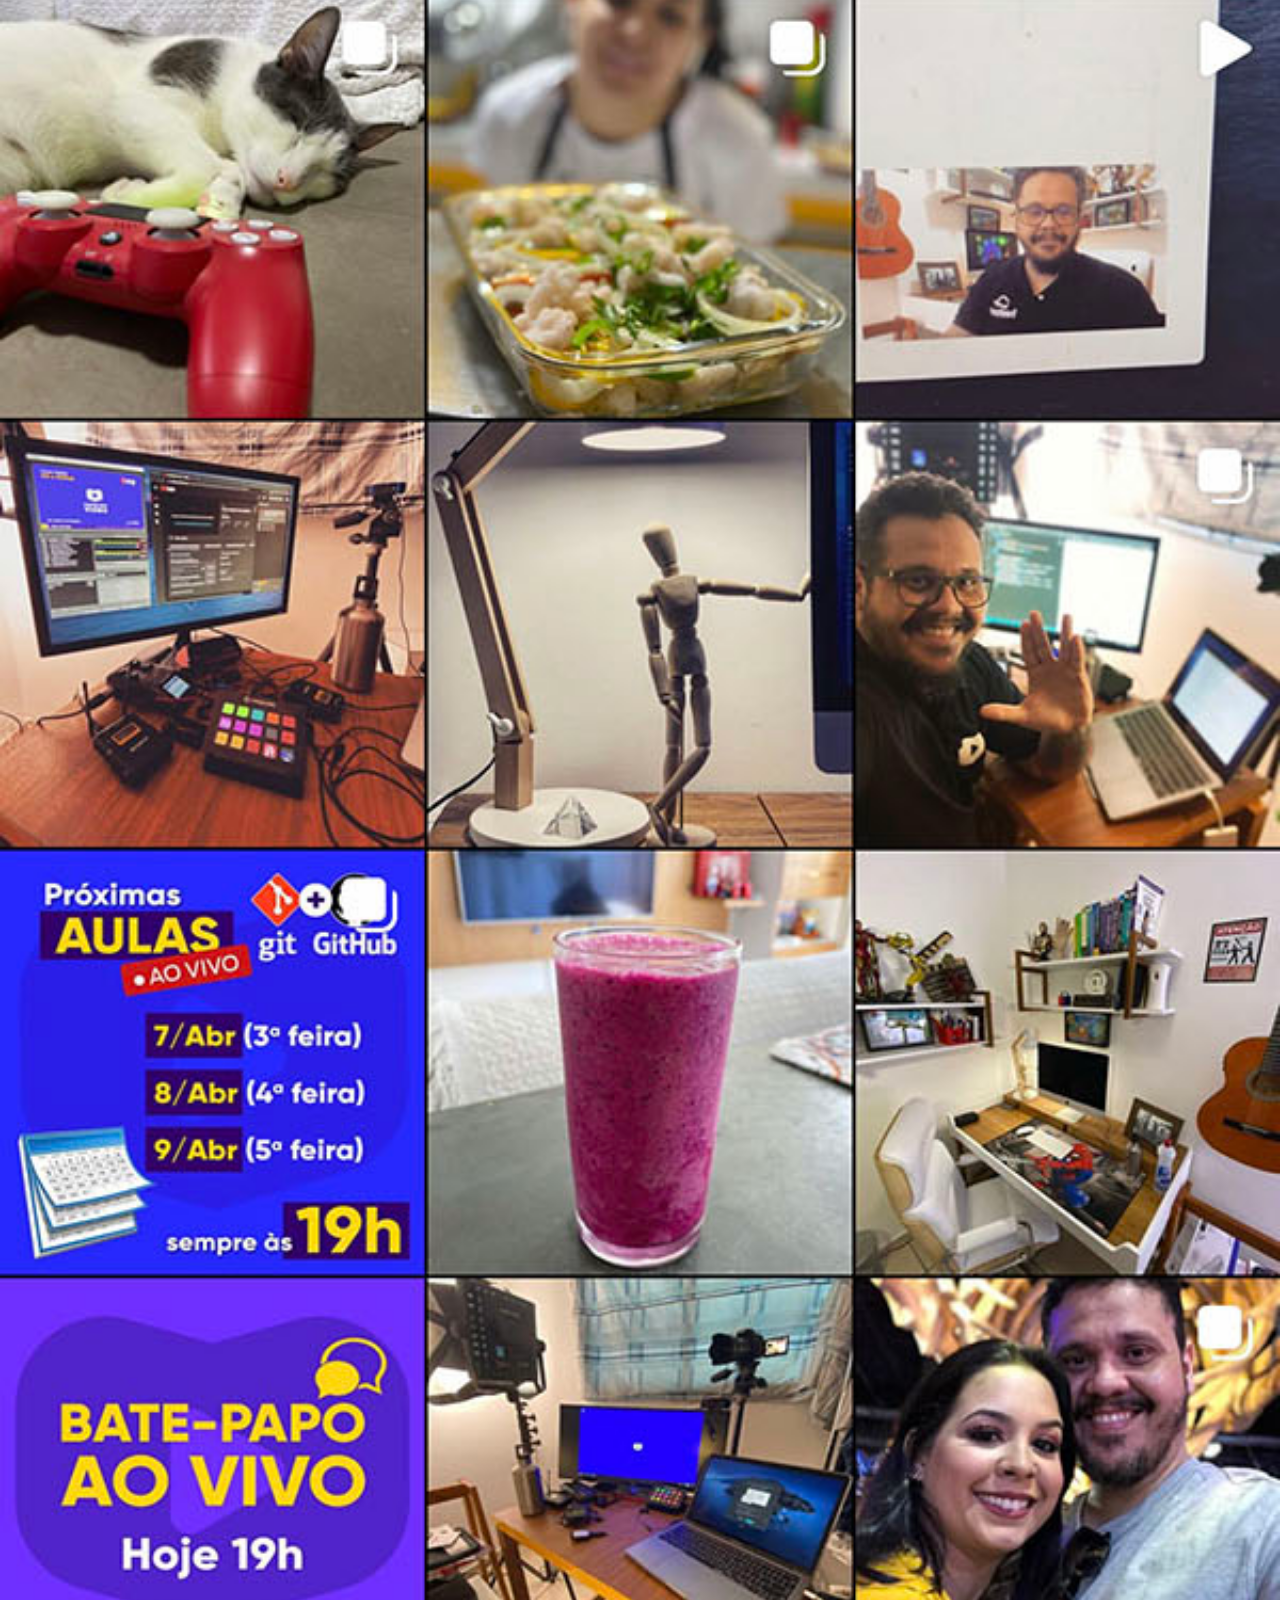
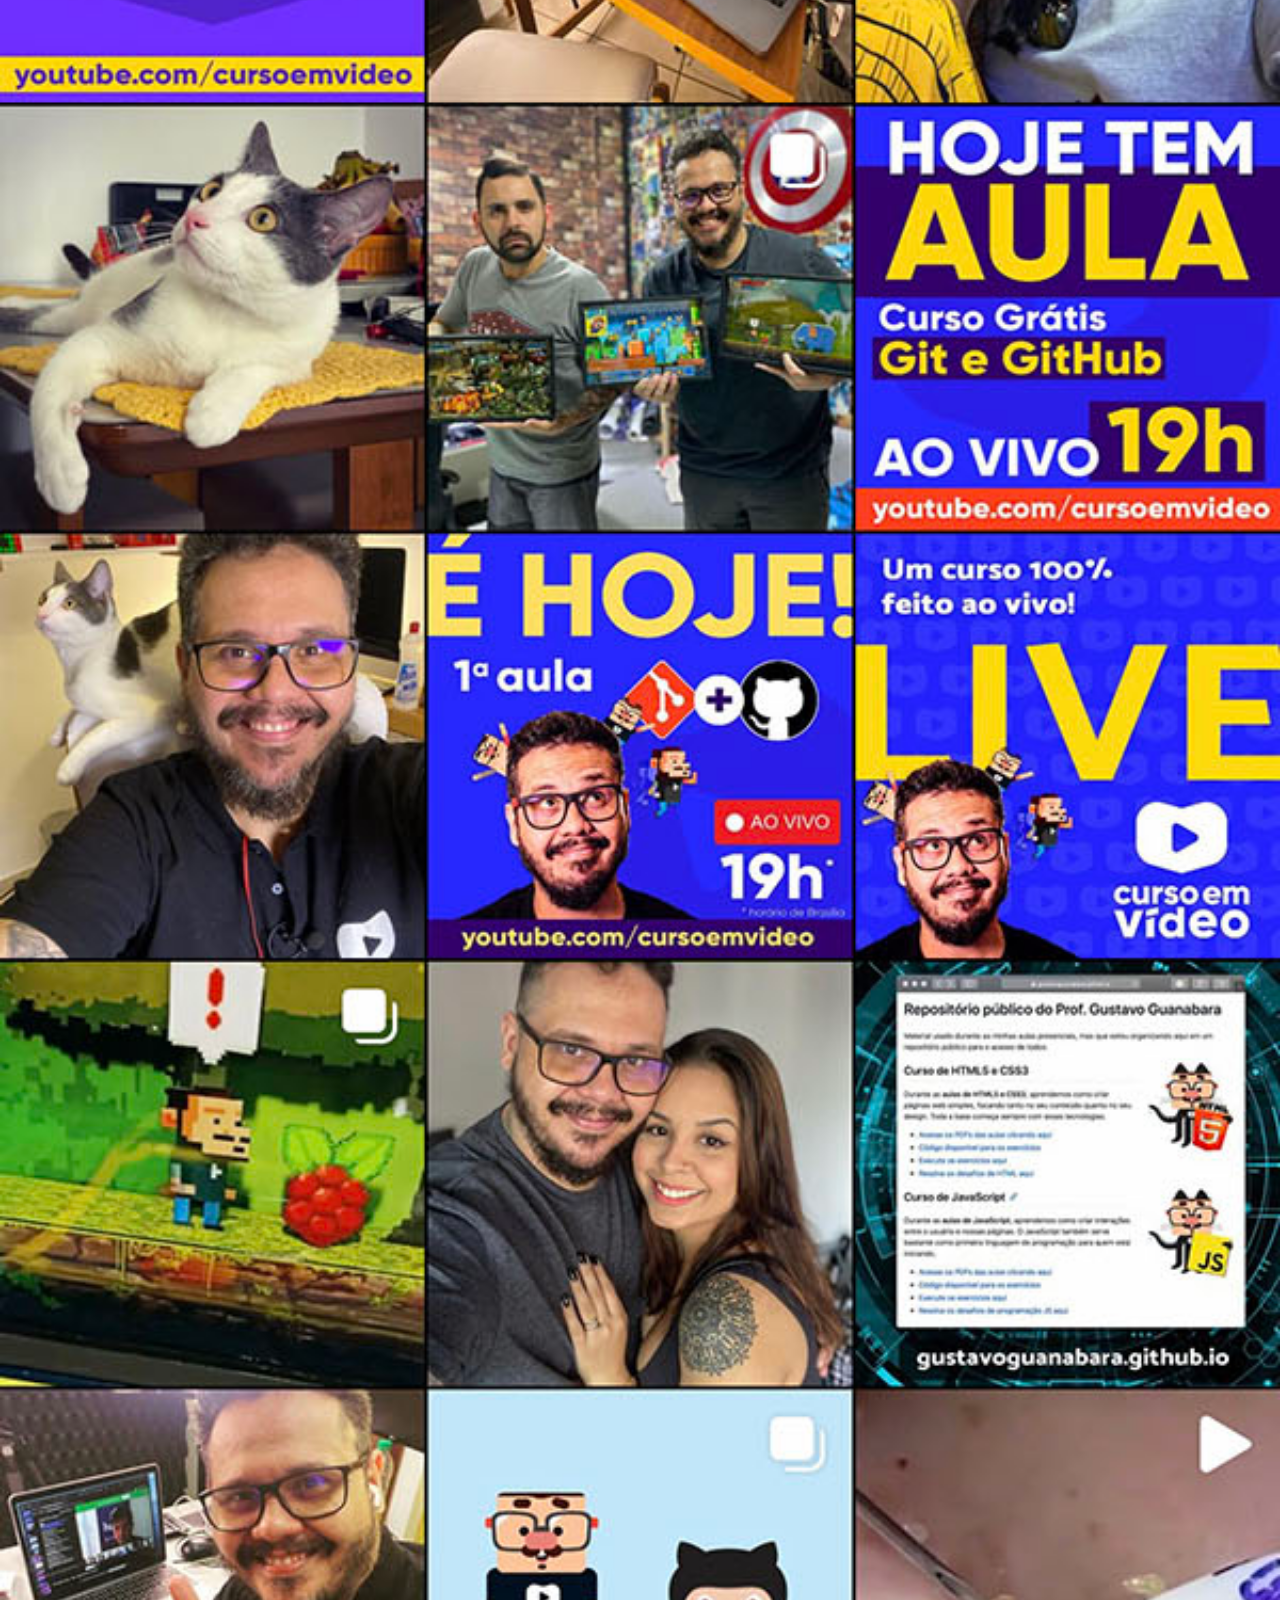
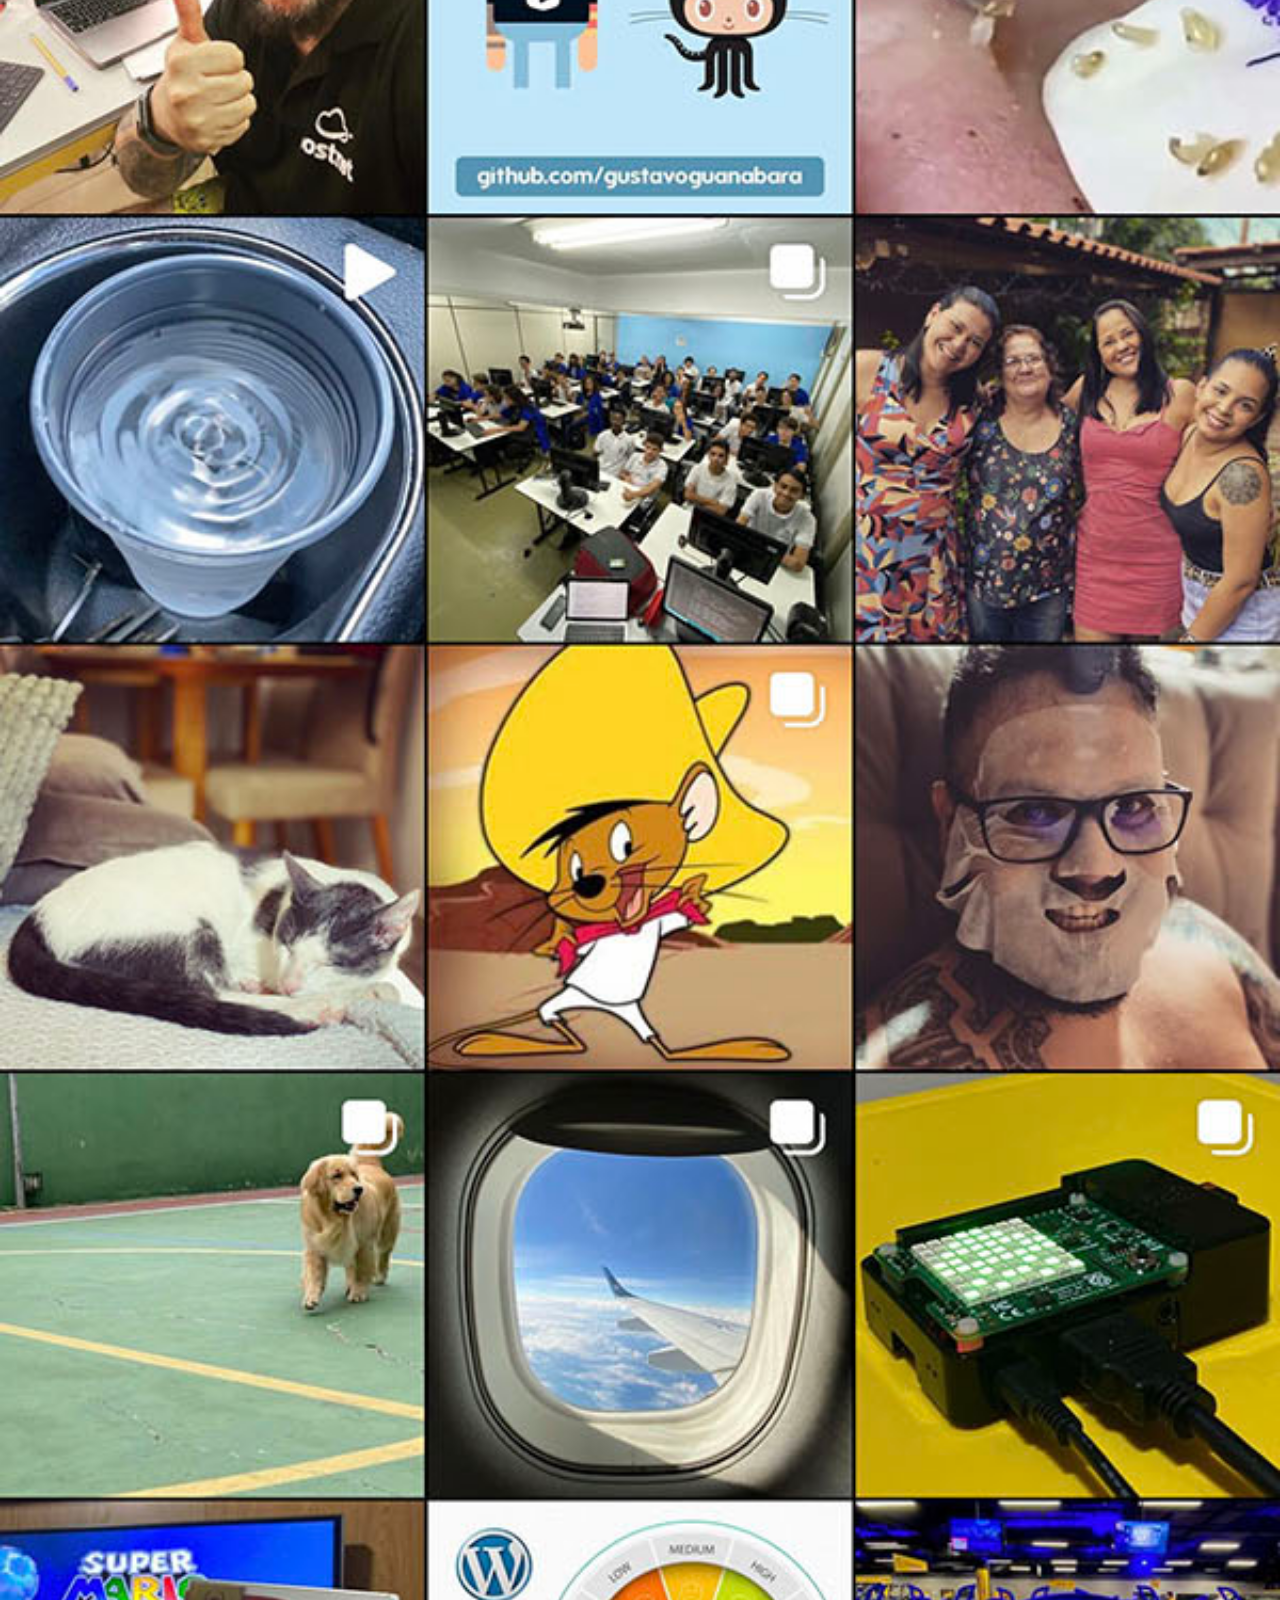
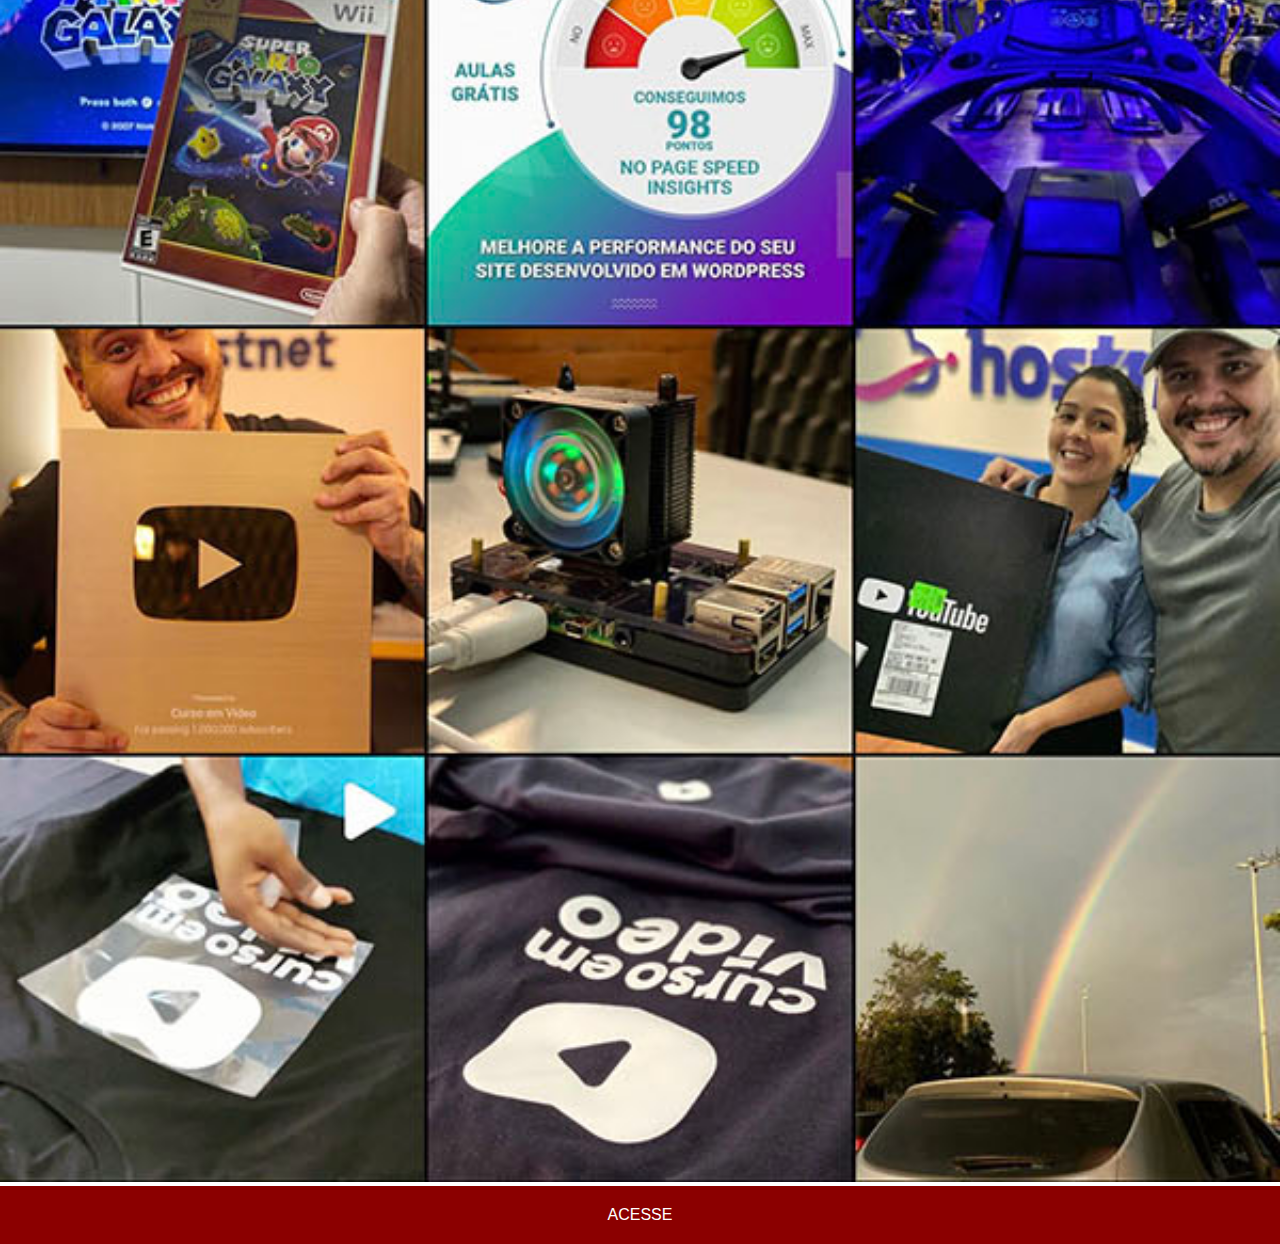
<file: instagram.html>
<!DOCTYPE html>
<html lang="pt-br">
<head>
    <meta charset="UTF-8">
    <meta name="viewport" content="width=device-width, initial-scale=1.0">
    <title>Document</title>
    <link rel="stylesheet" href="estilos/social.css">
</head>
<body>
    <img src="imagens/tela-instagram.jpg">
    <a href="https://www.instagram.com/gustavoguanabara/?hl=pt">ACESSE</a>
</body>
</html>
</file>
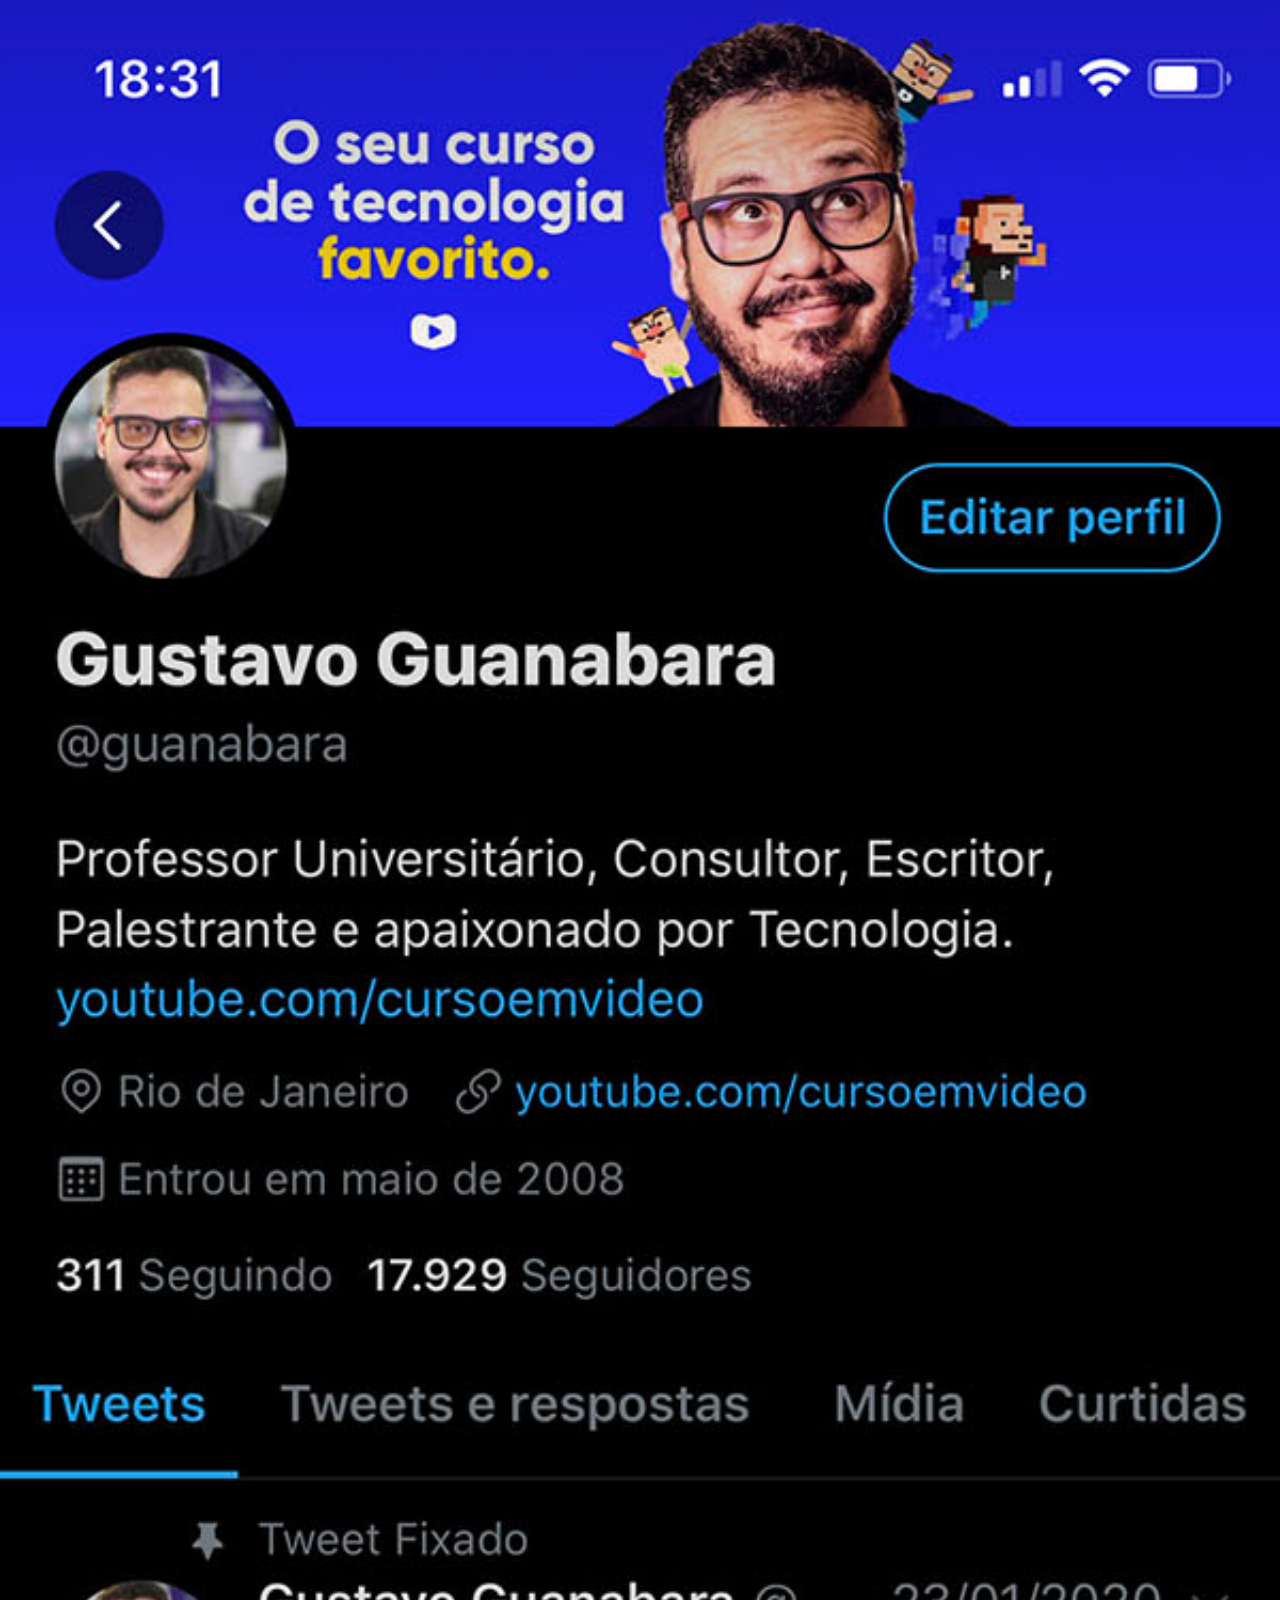
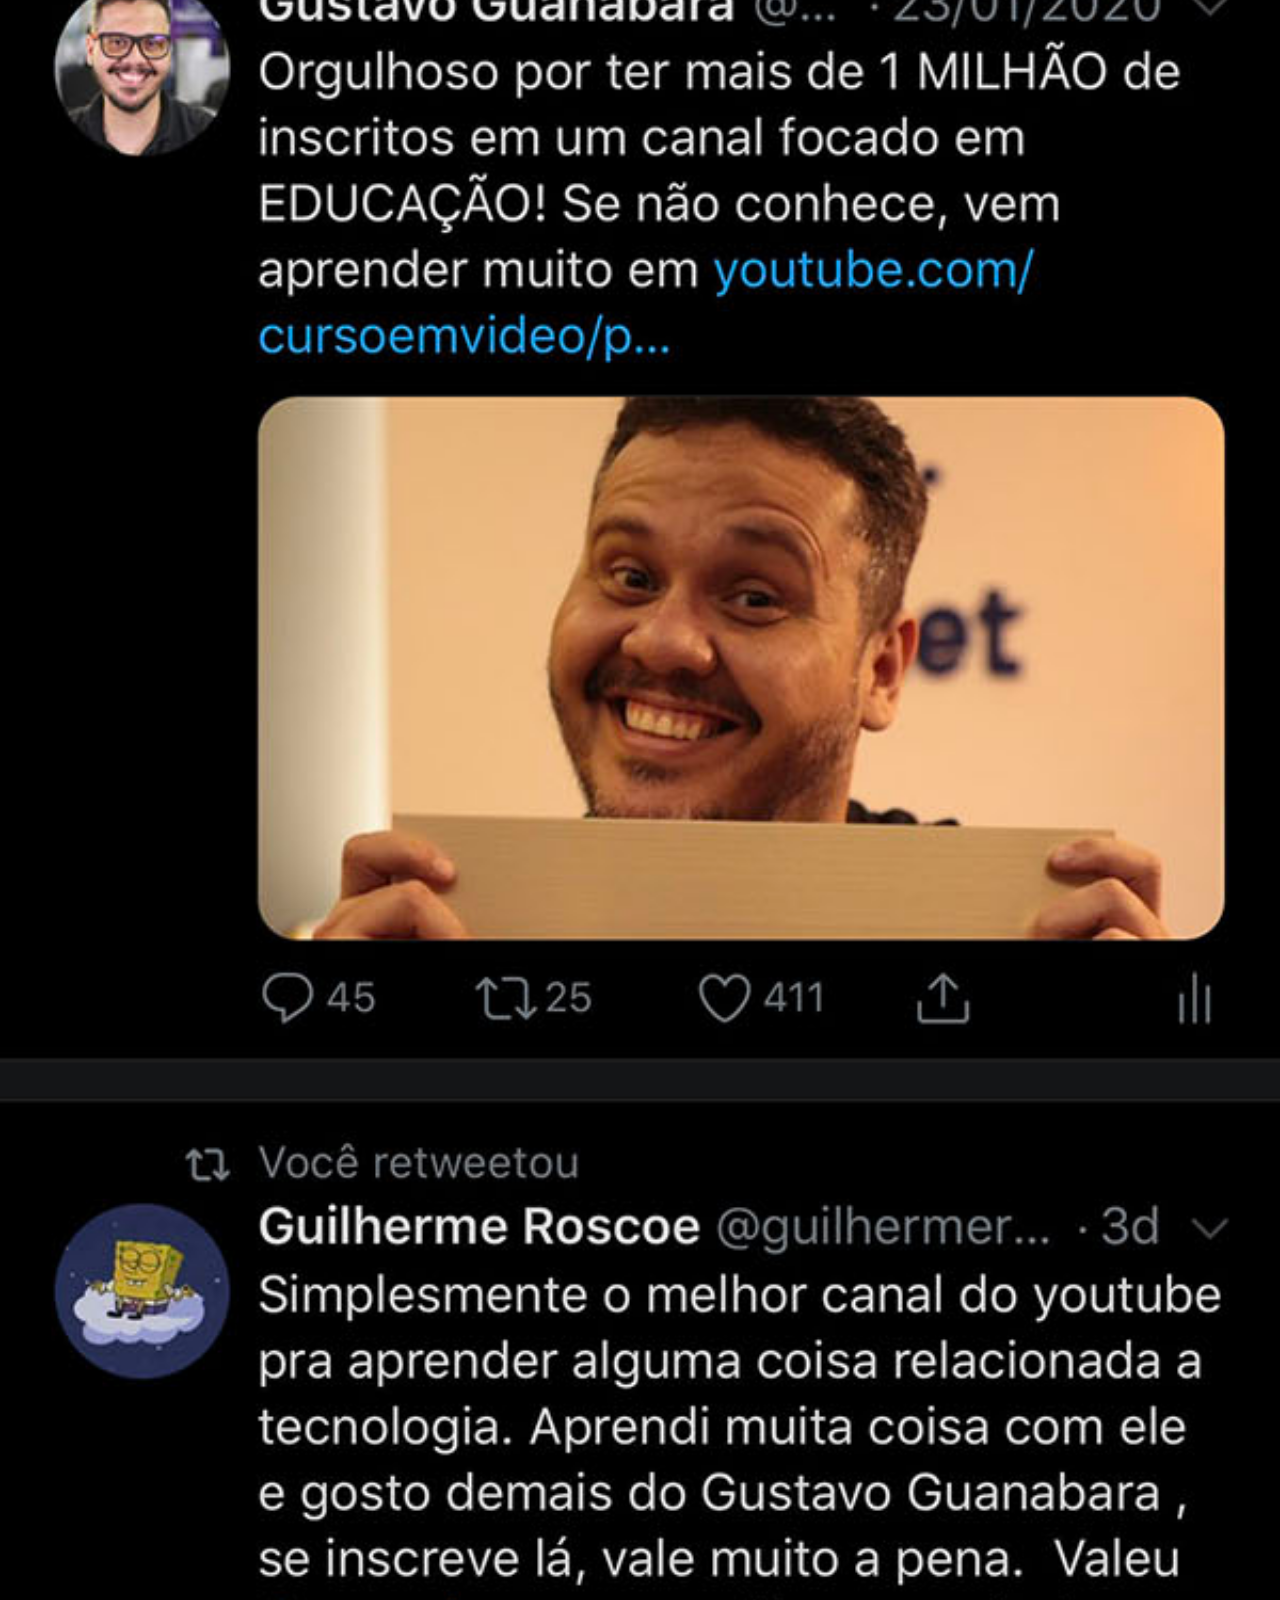
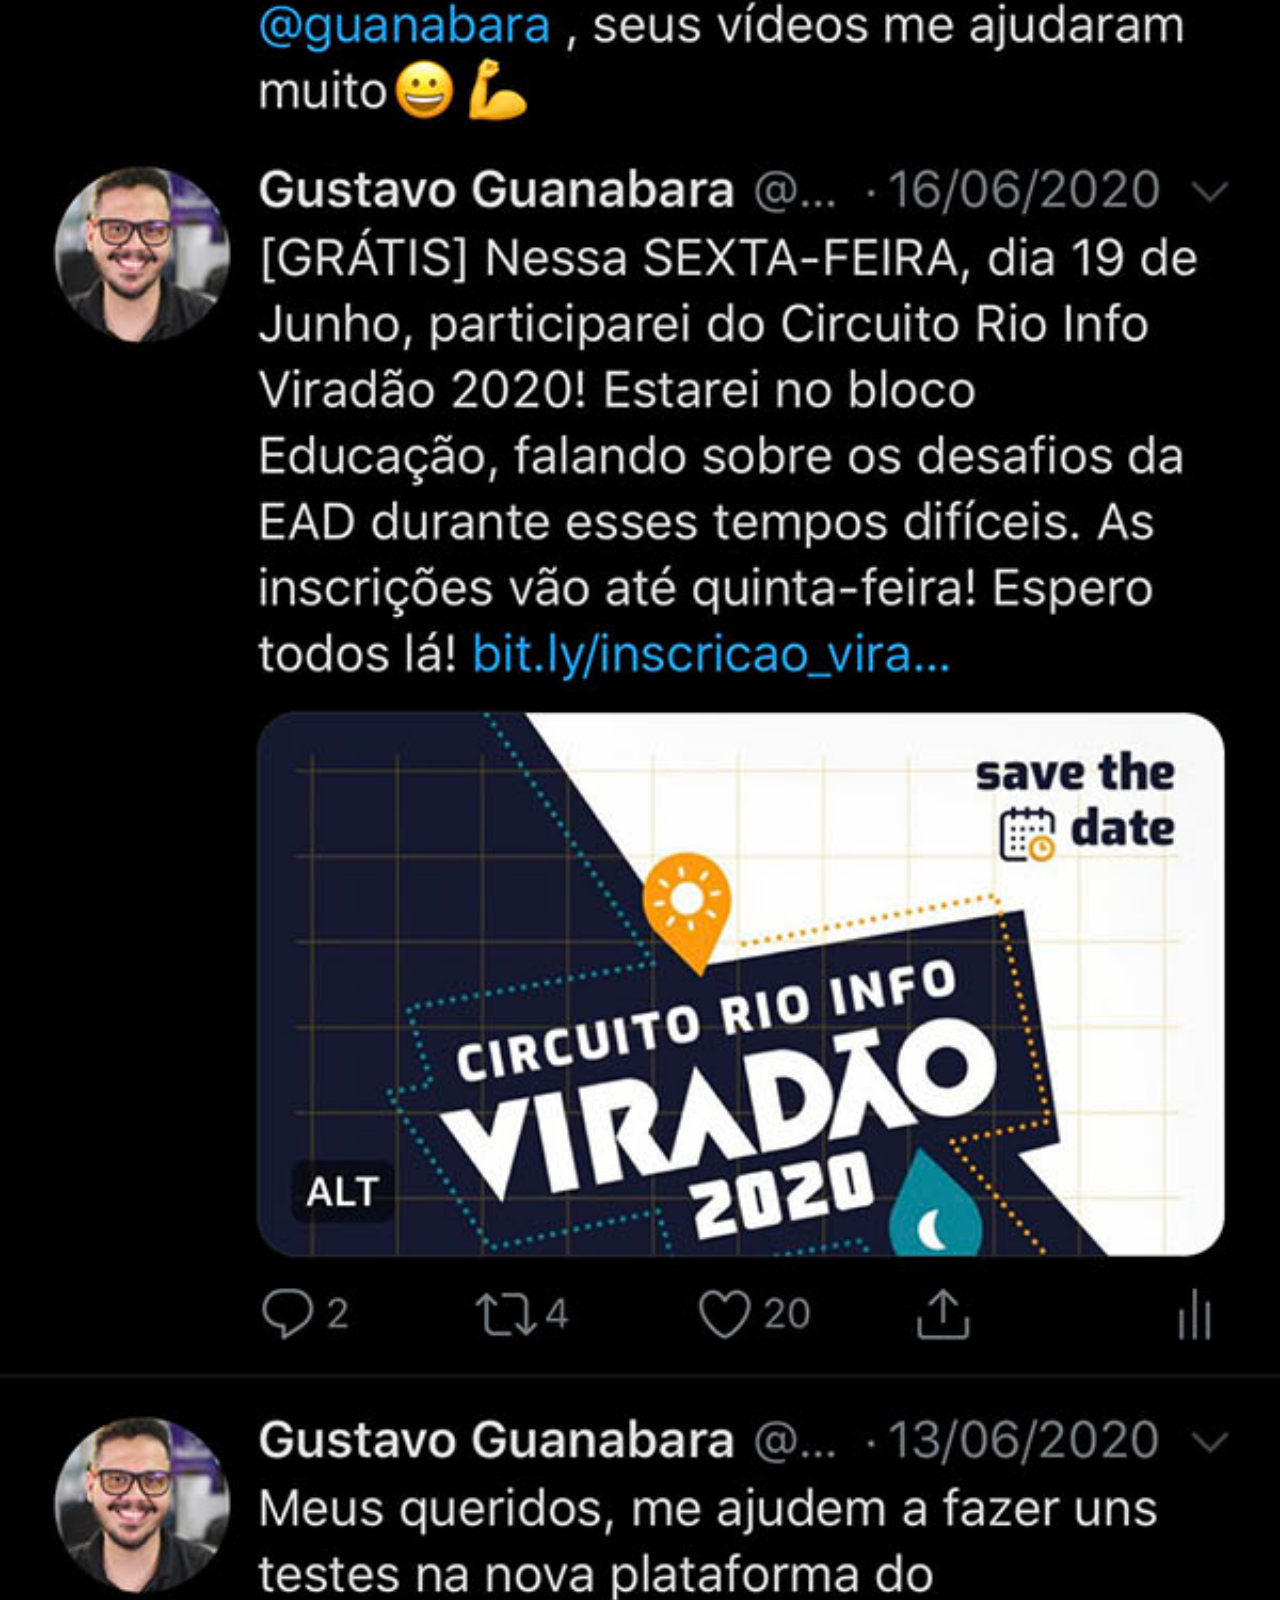
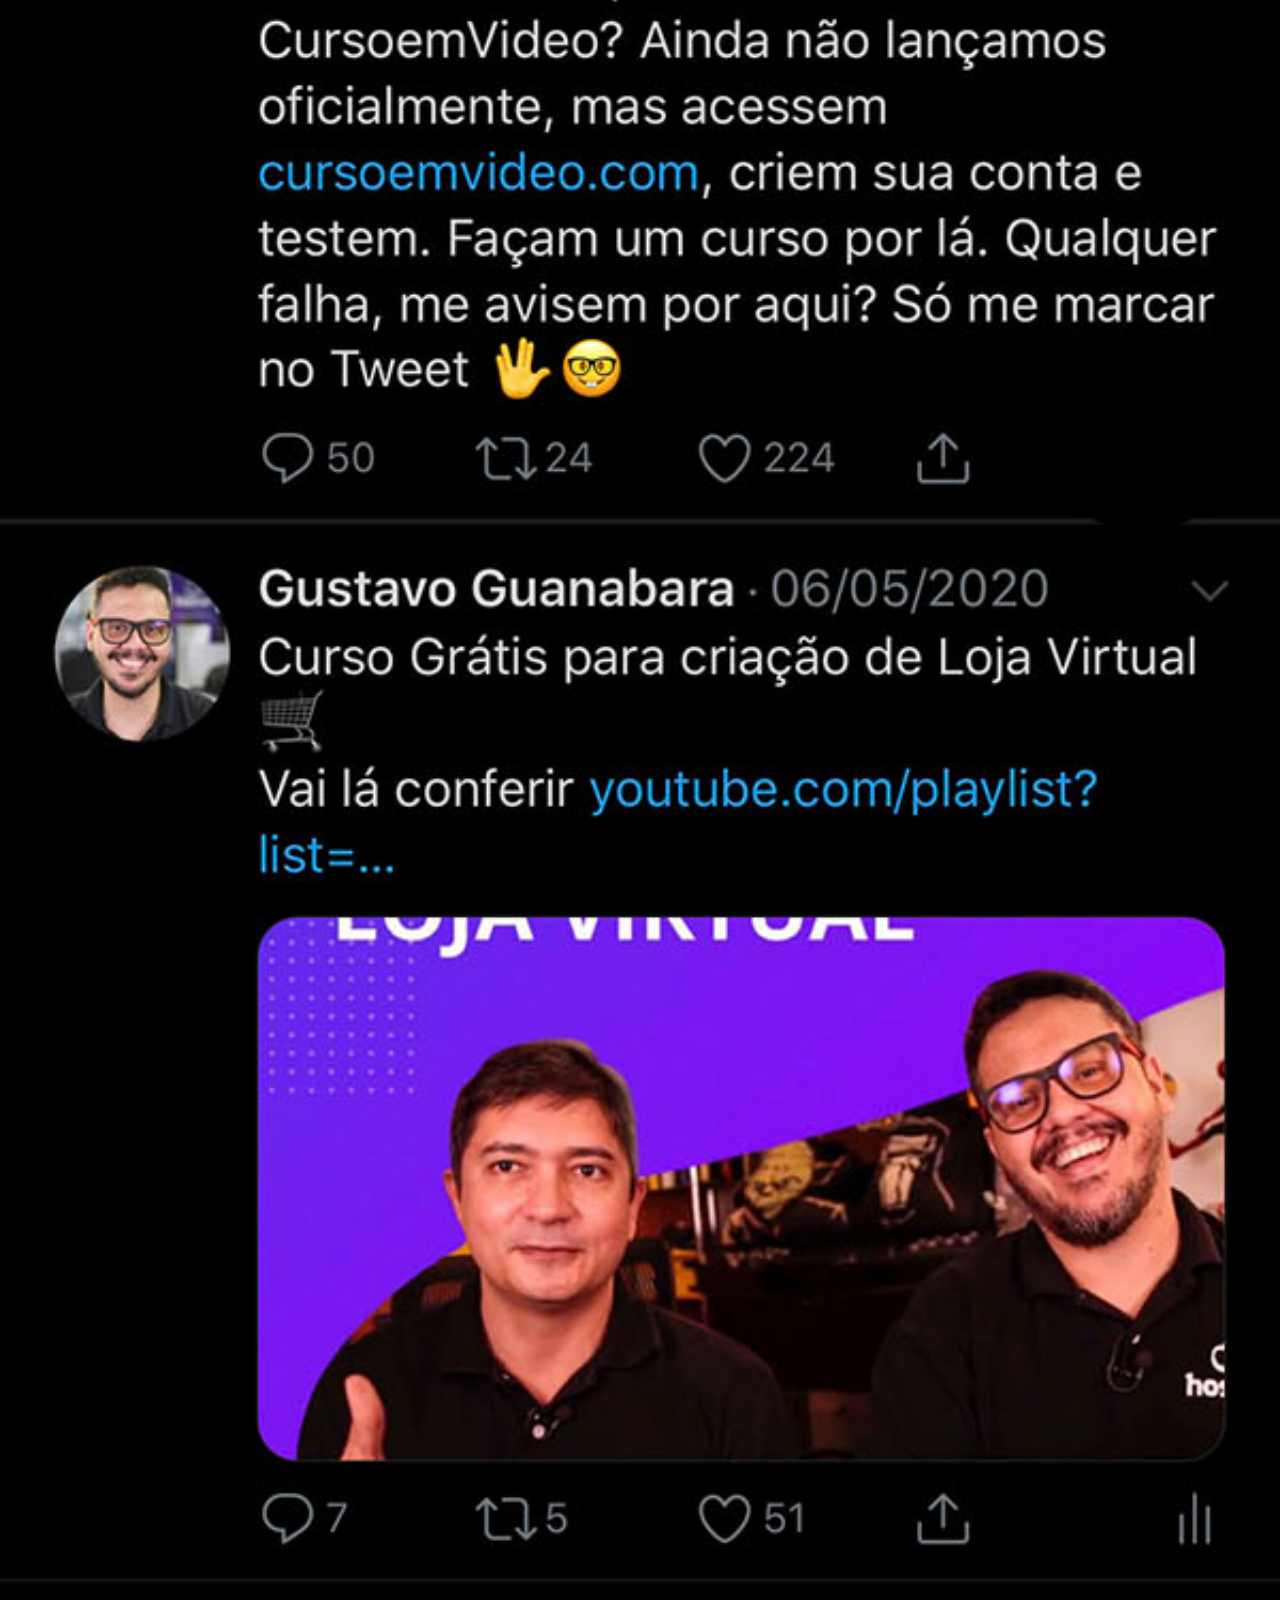
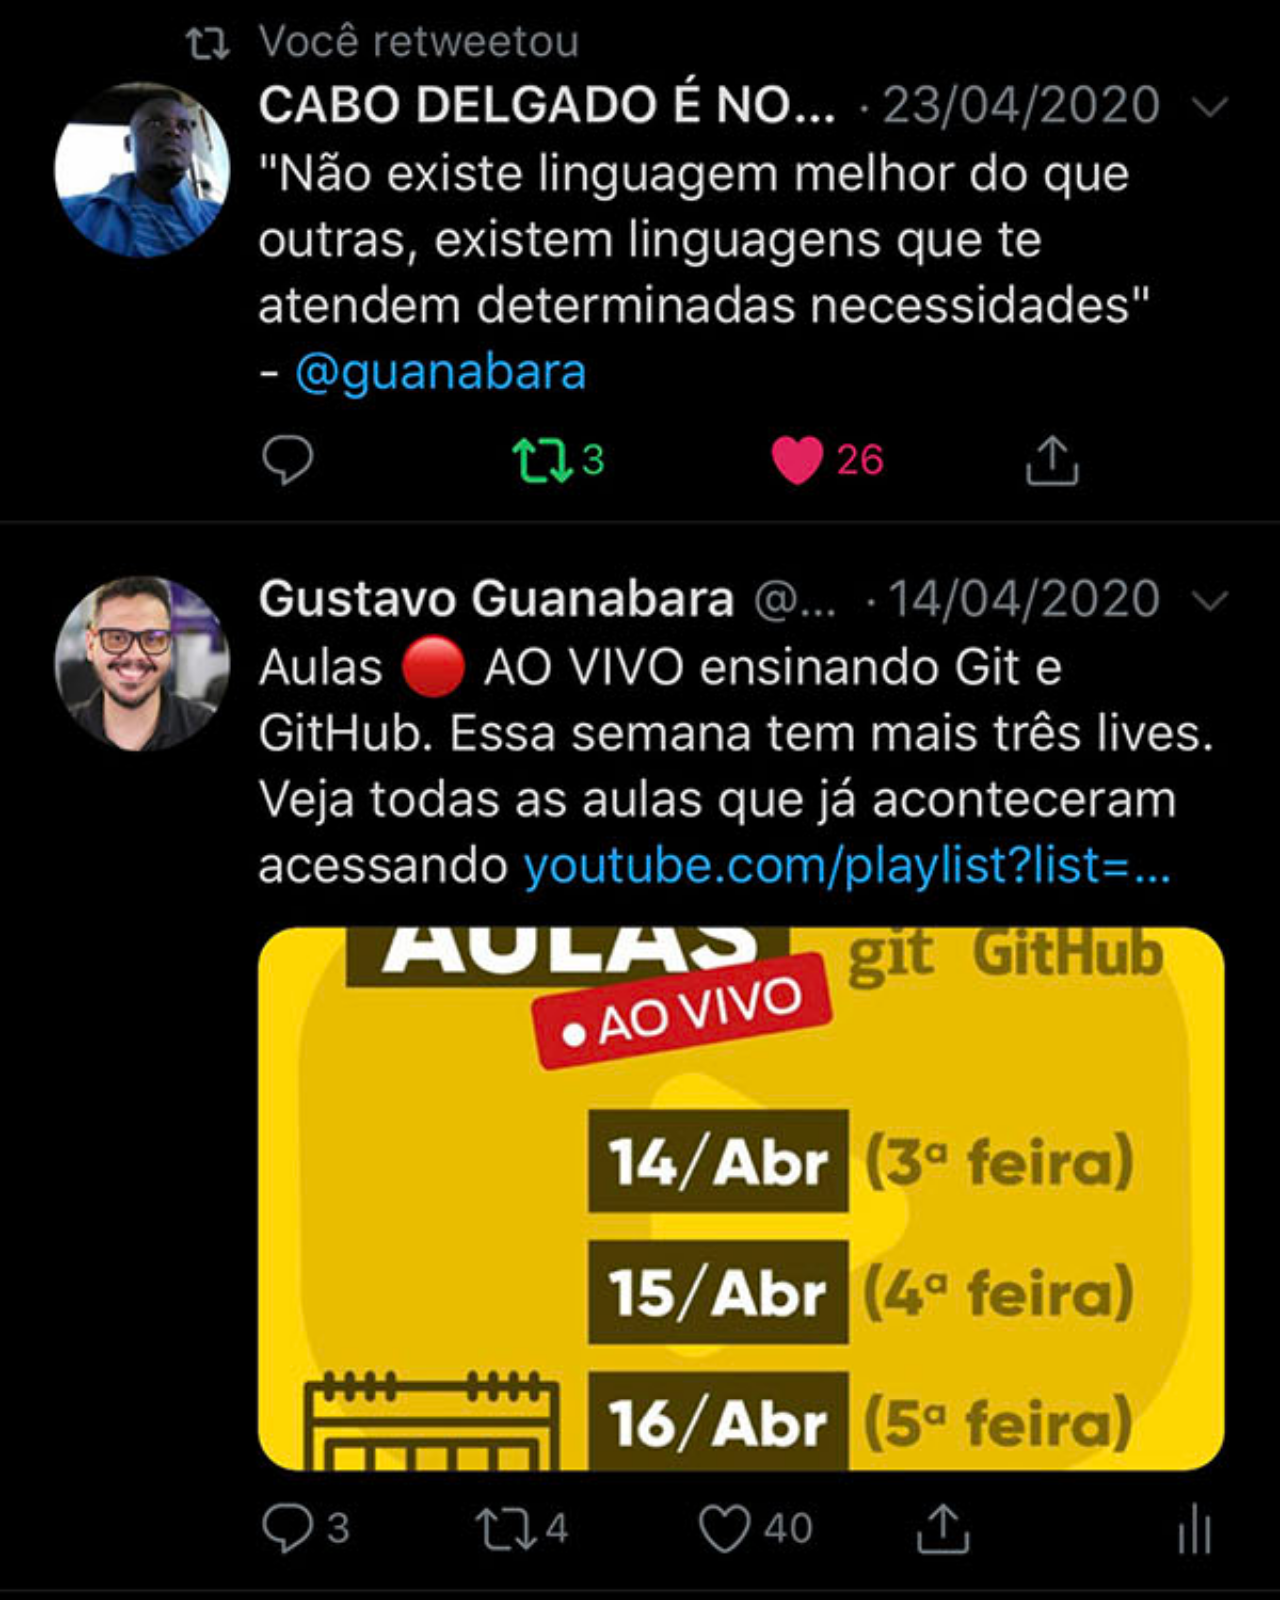
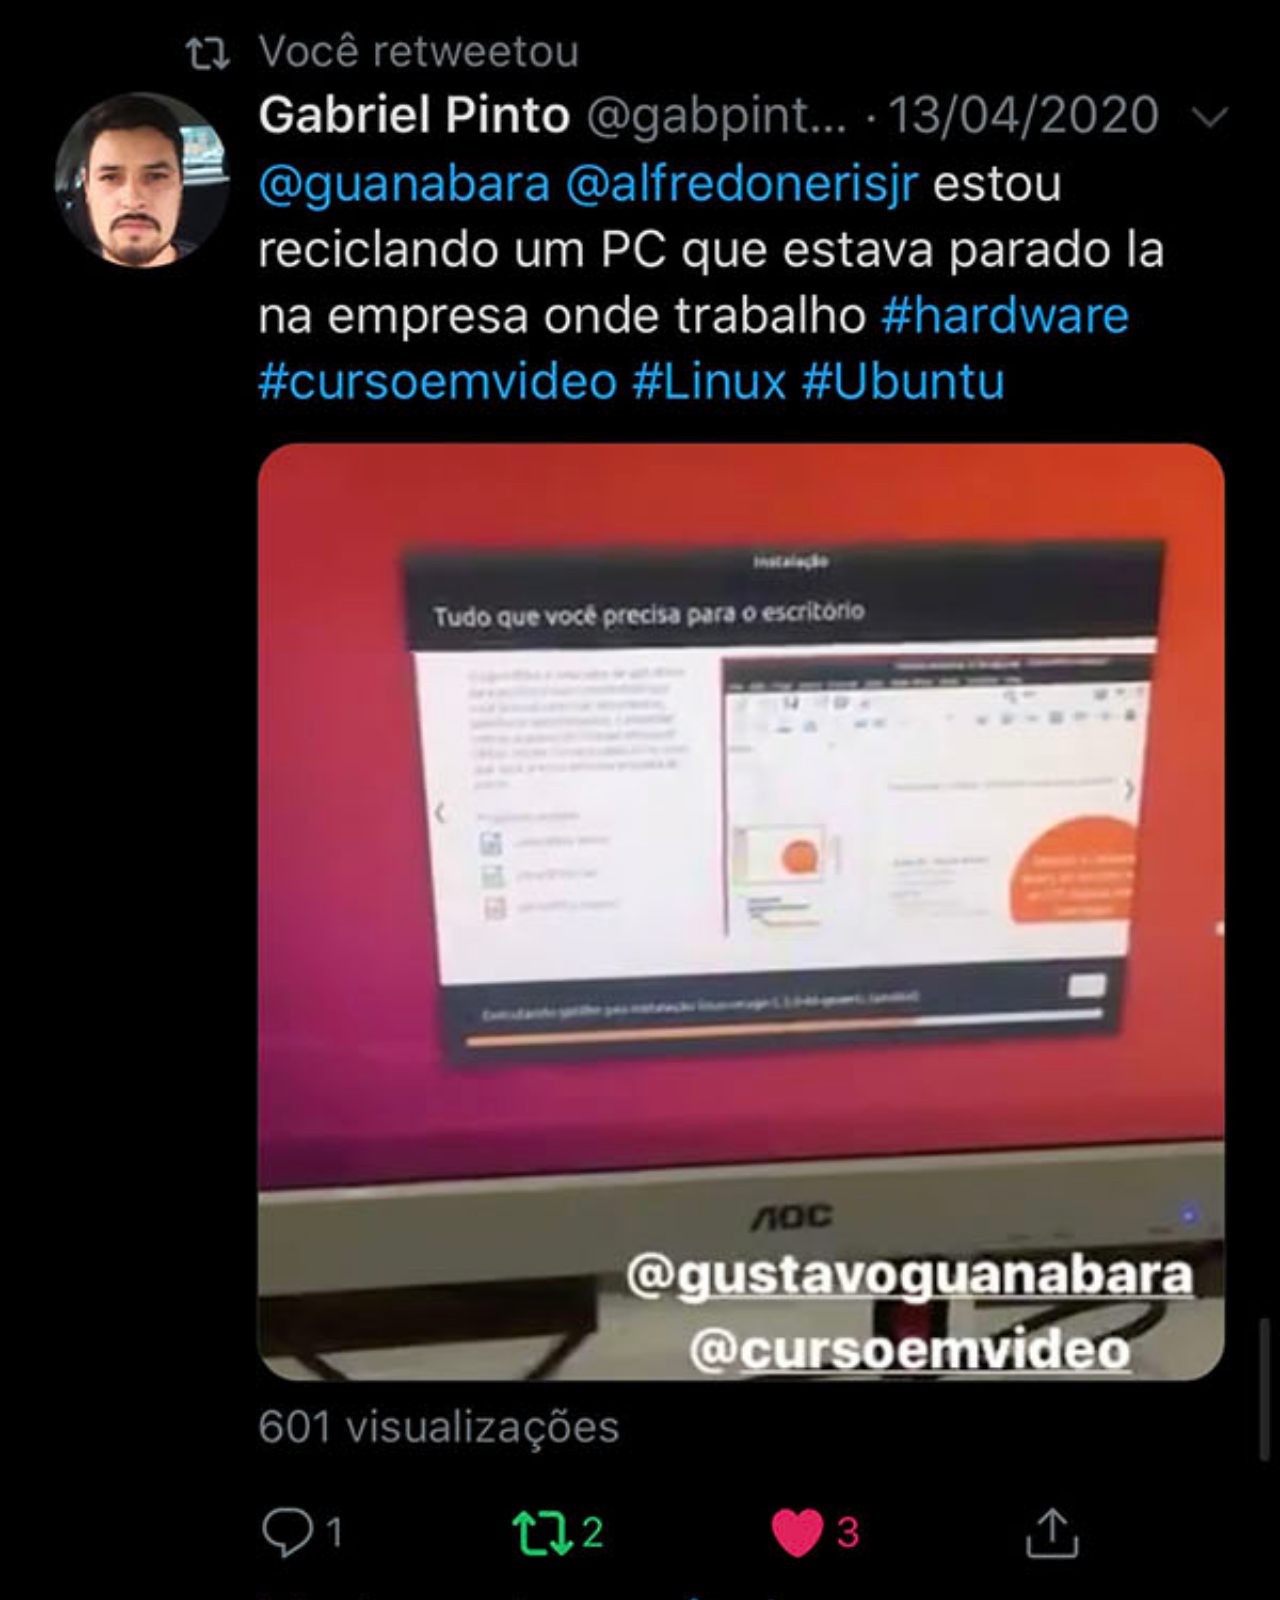
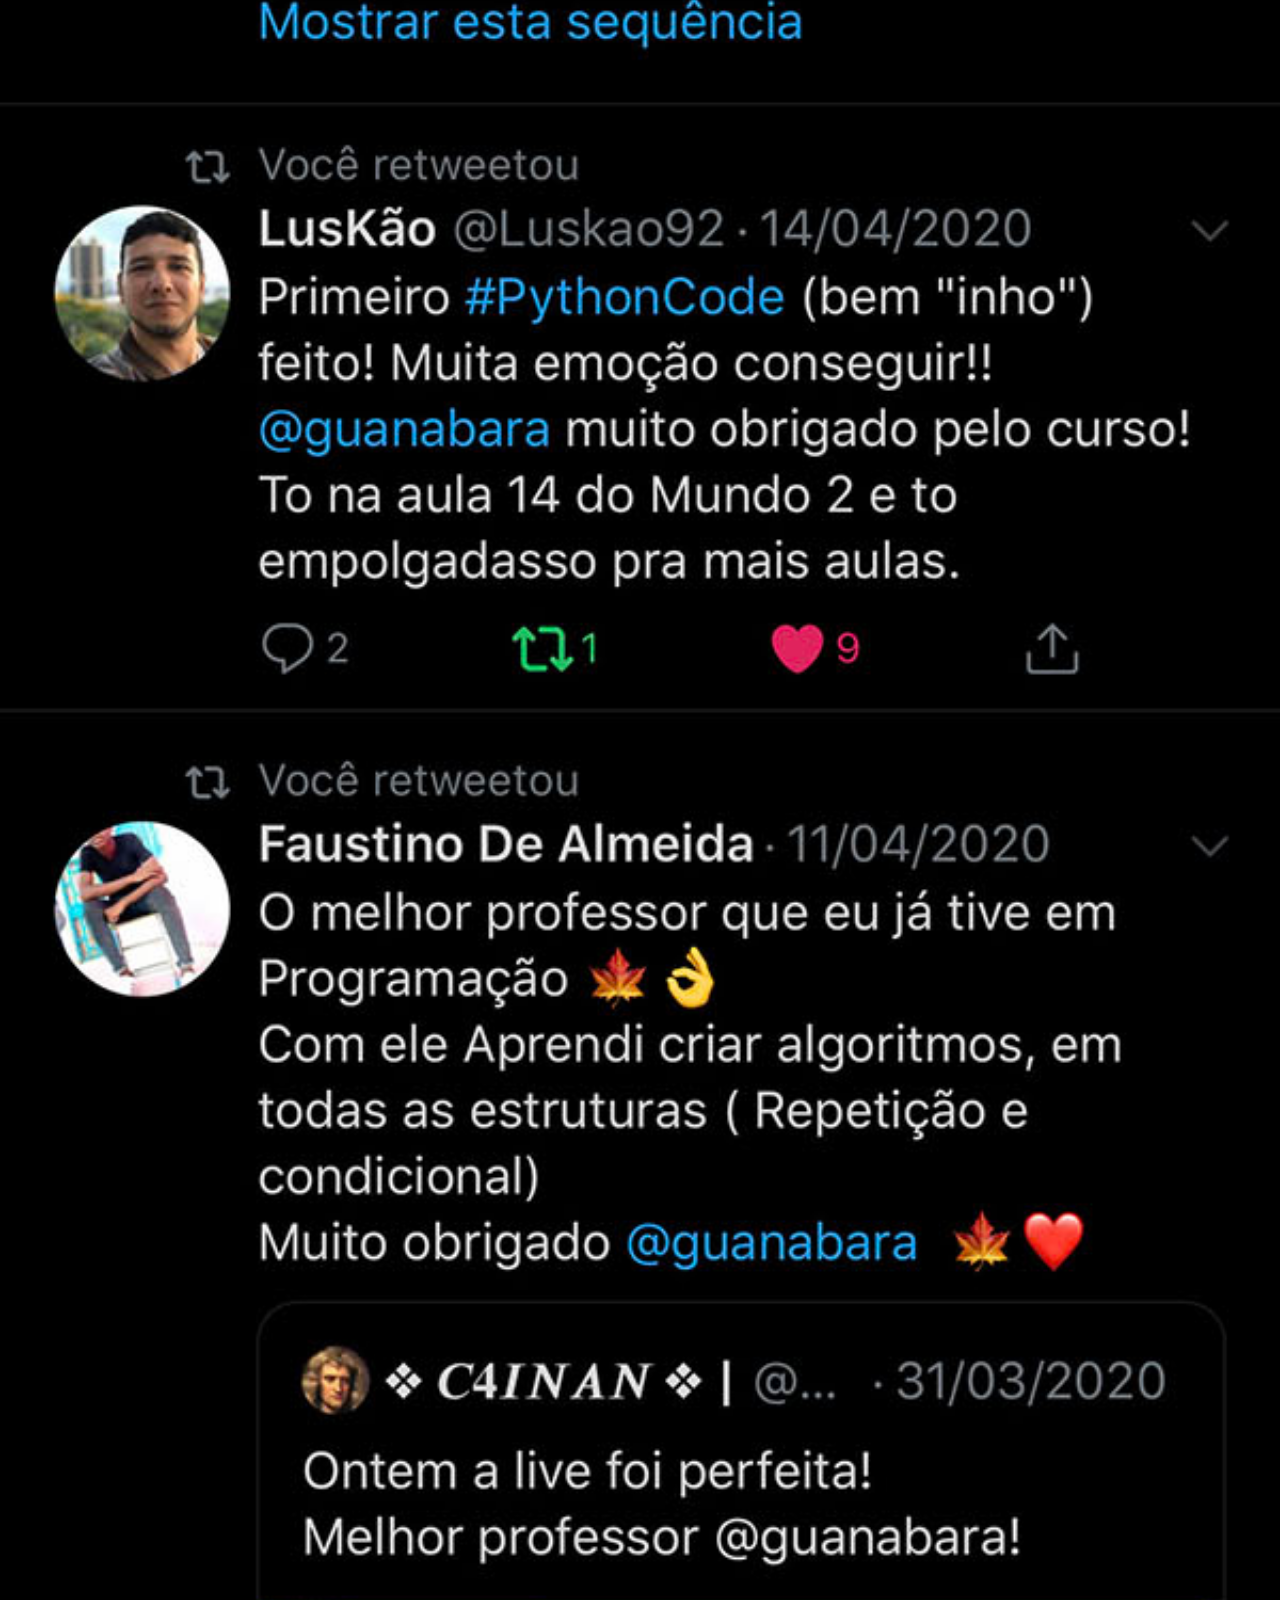
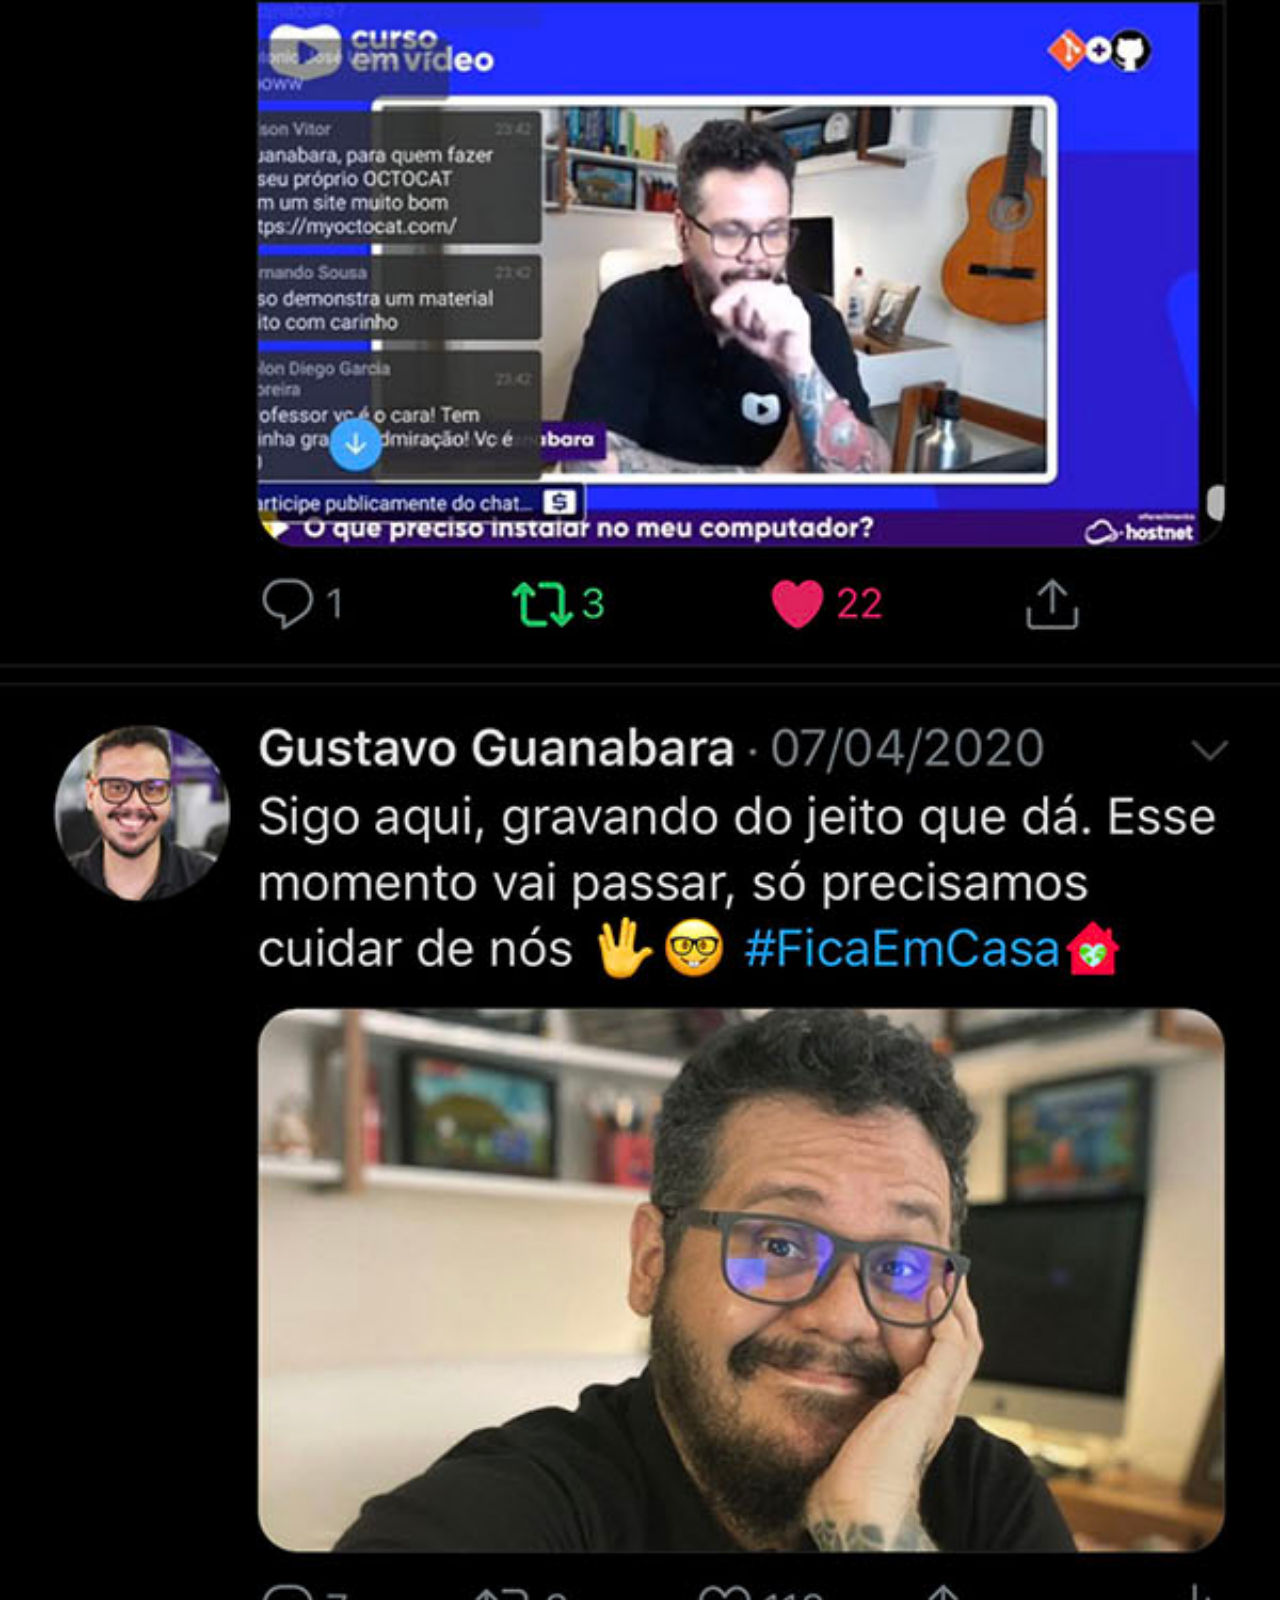
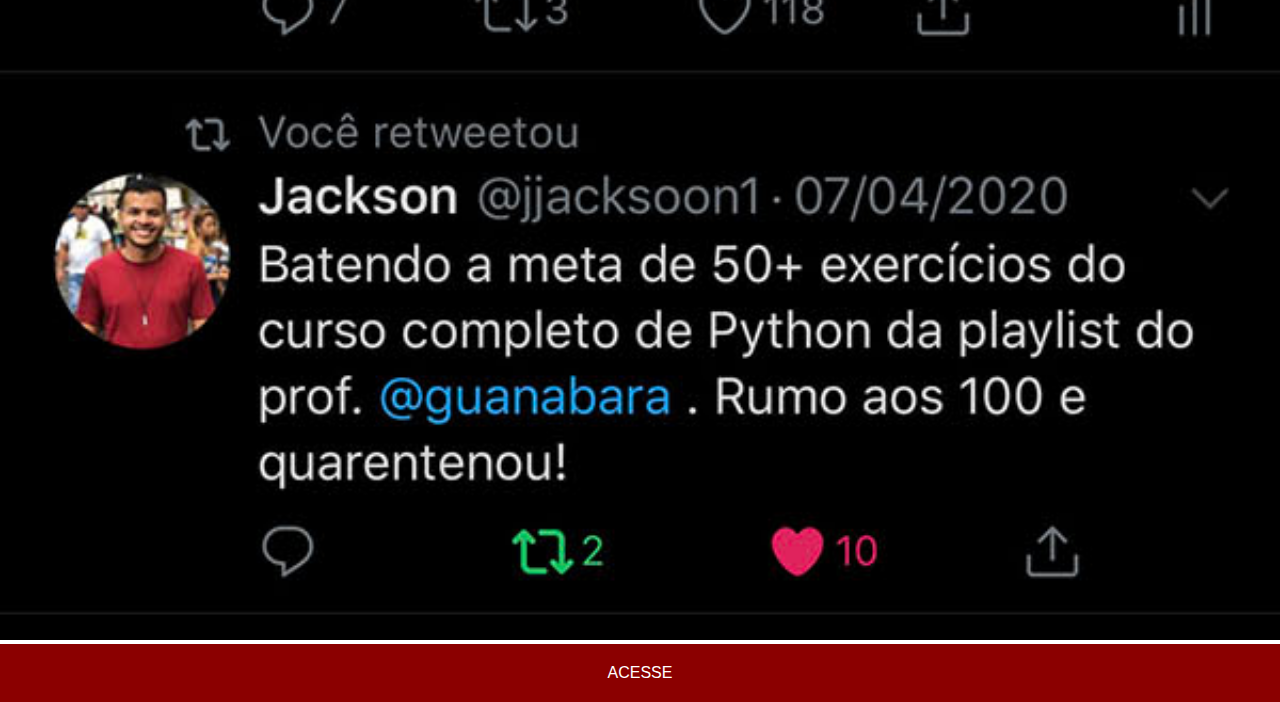
<file: twiter.html>
<!DOCTYPE html>
<html lang="pt-br">
<head>
    <meta charset="UTF-8">
    <meta name="viewport" content="width=device-width, initial-scale=1.0">
    <title>Document</title>
    <link rel="stylesheet" href="estilos/social.css">
</head>
<body>
    <img src="imagens/tela-twitter.jpg">
    <a href="https://twitter.com/guanabara" target="_blank">ACESSE</a>
</body>
</html>
</file>
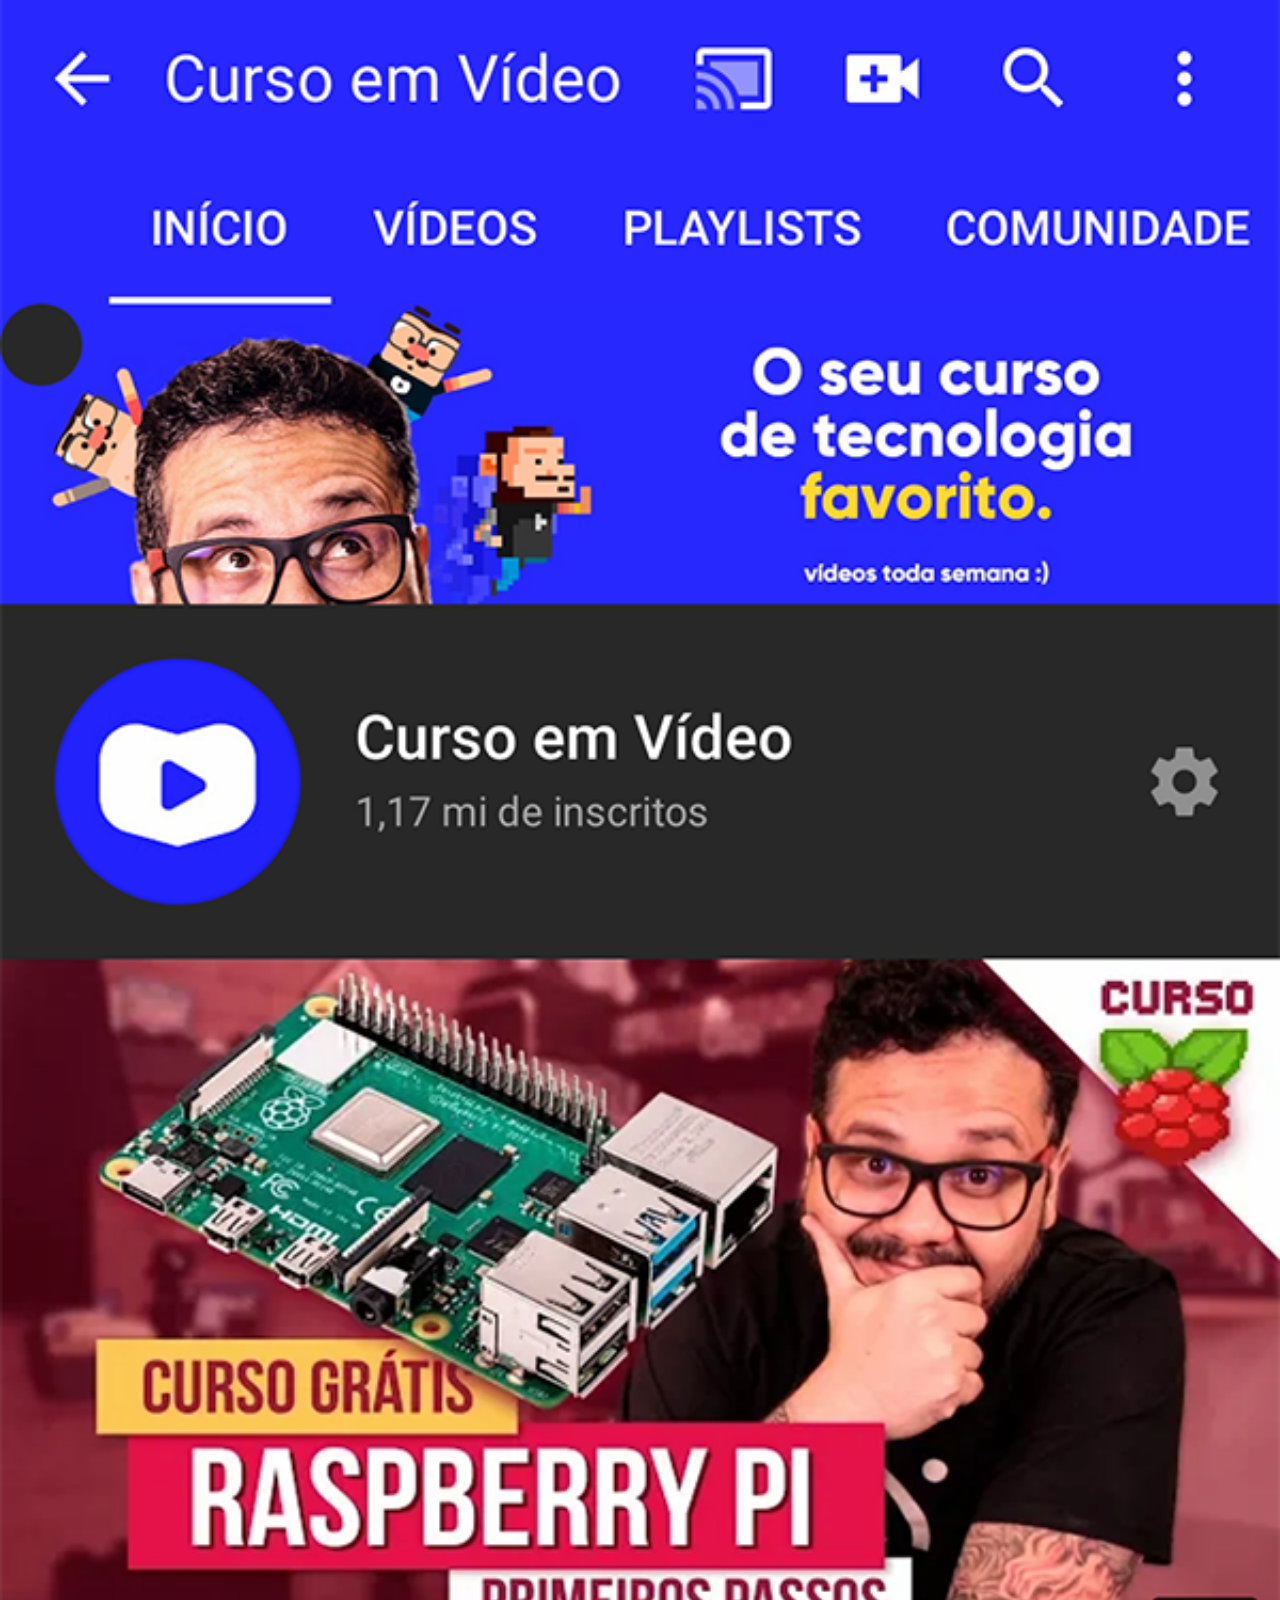
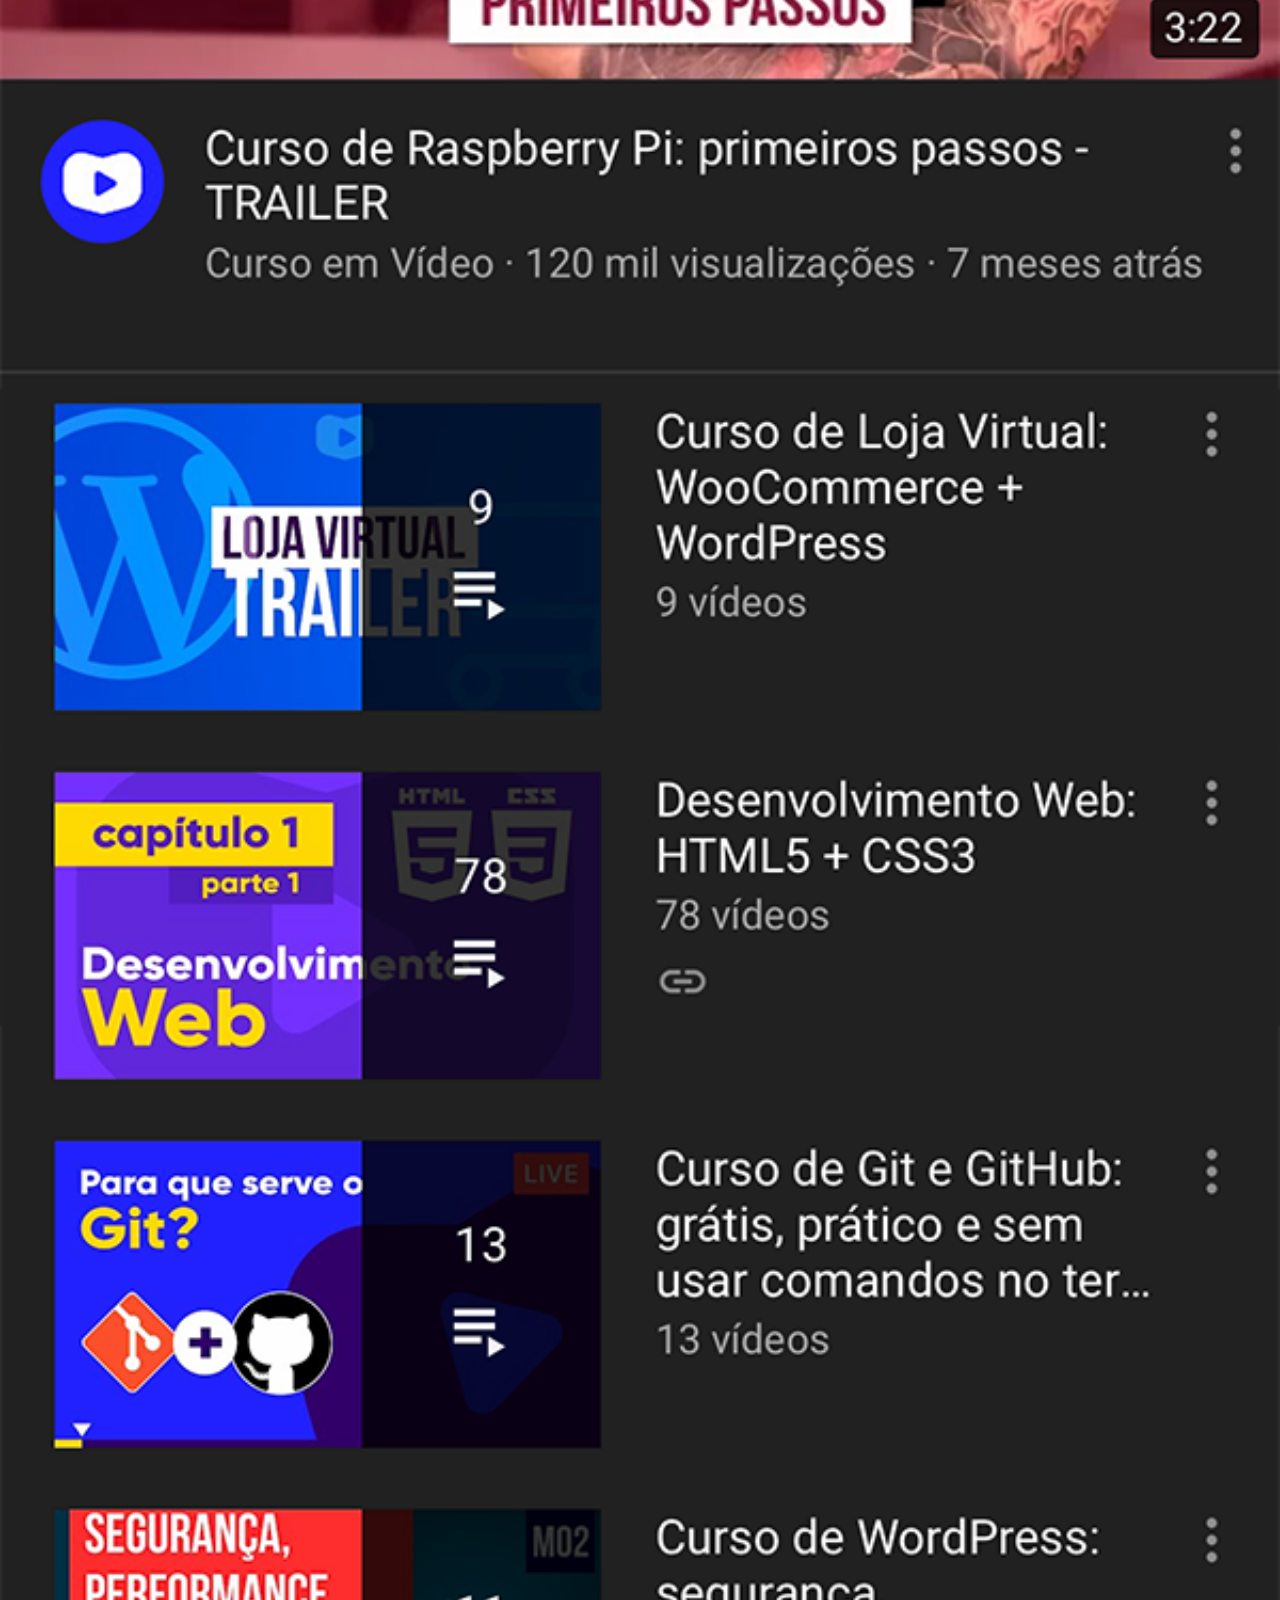
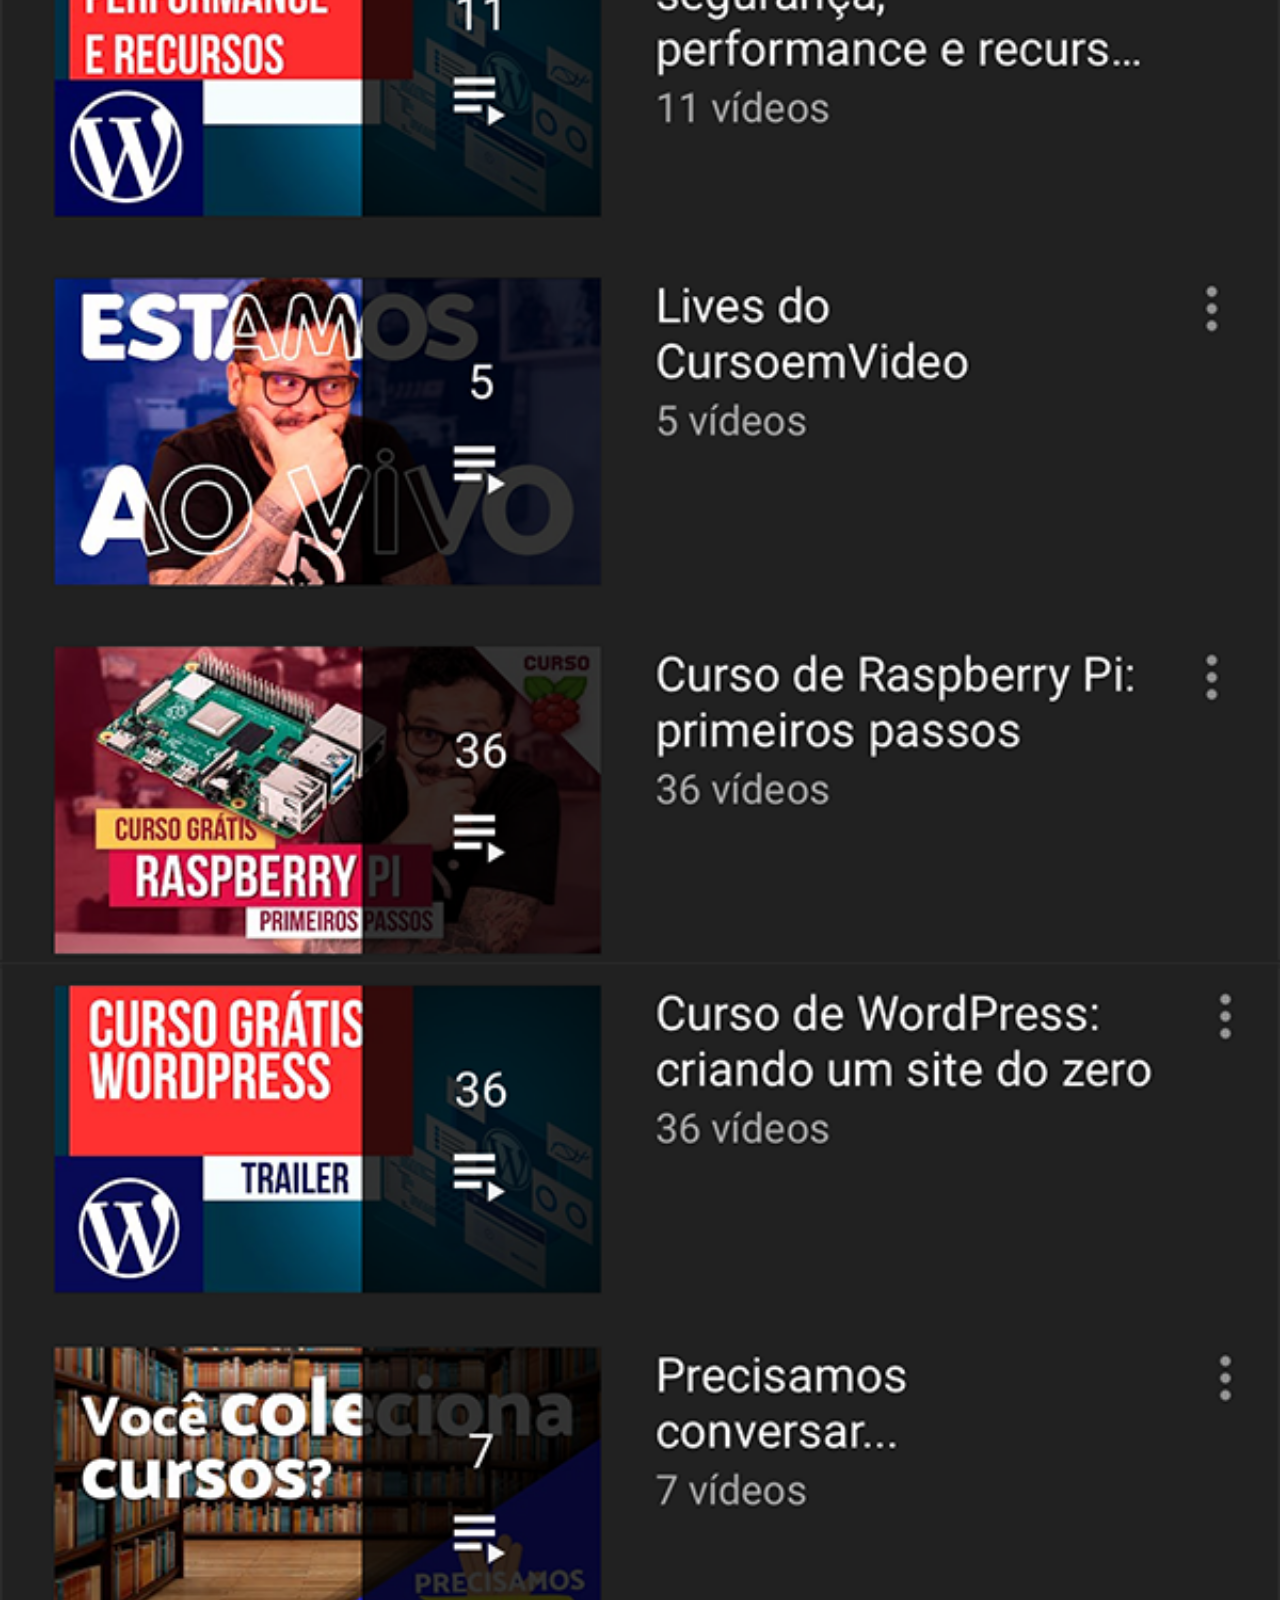
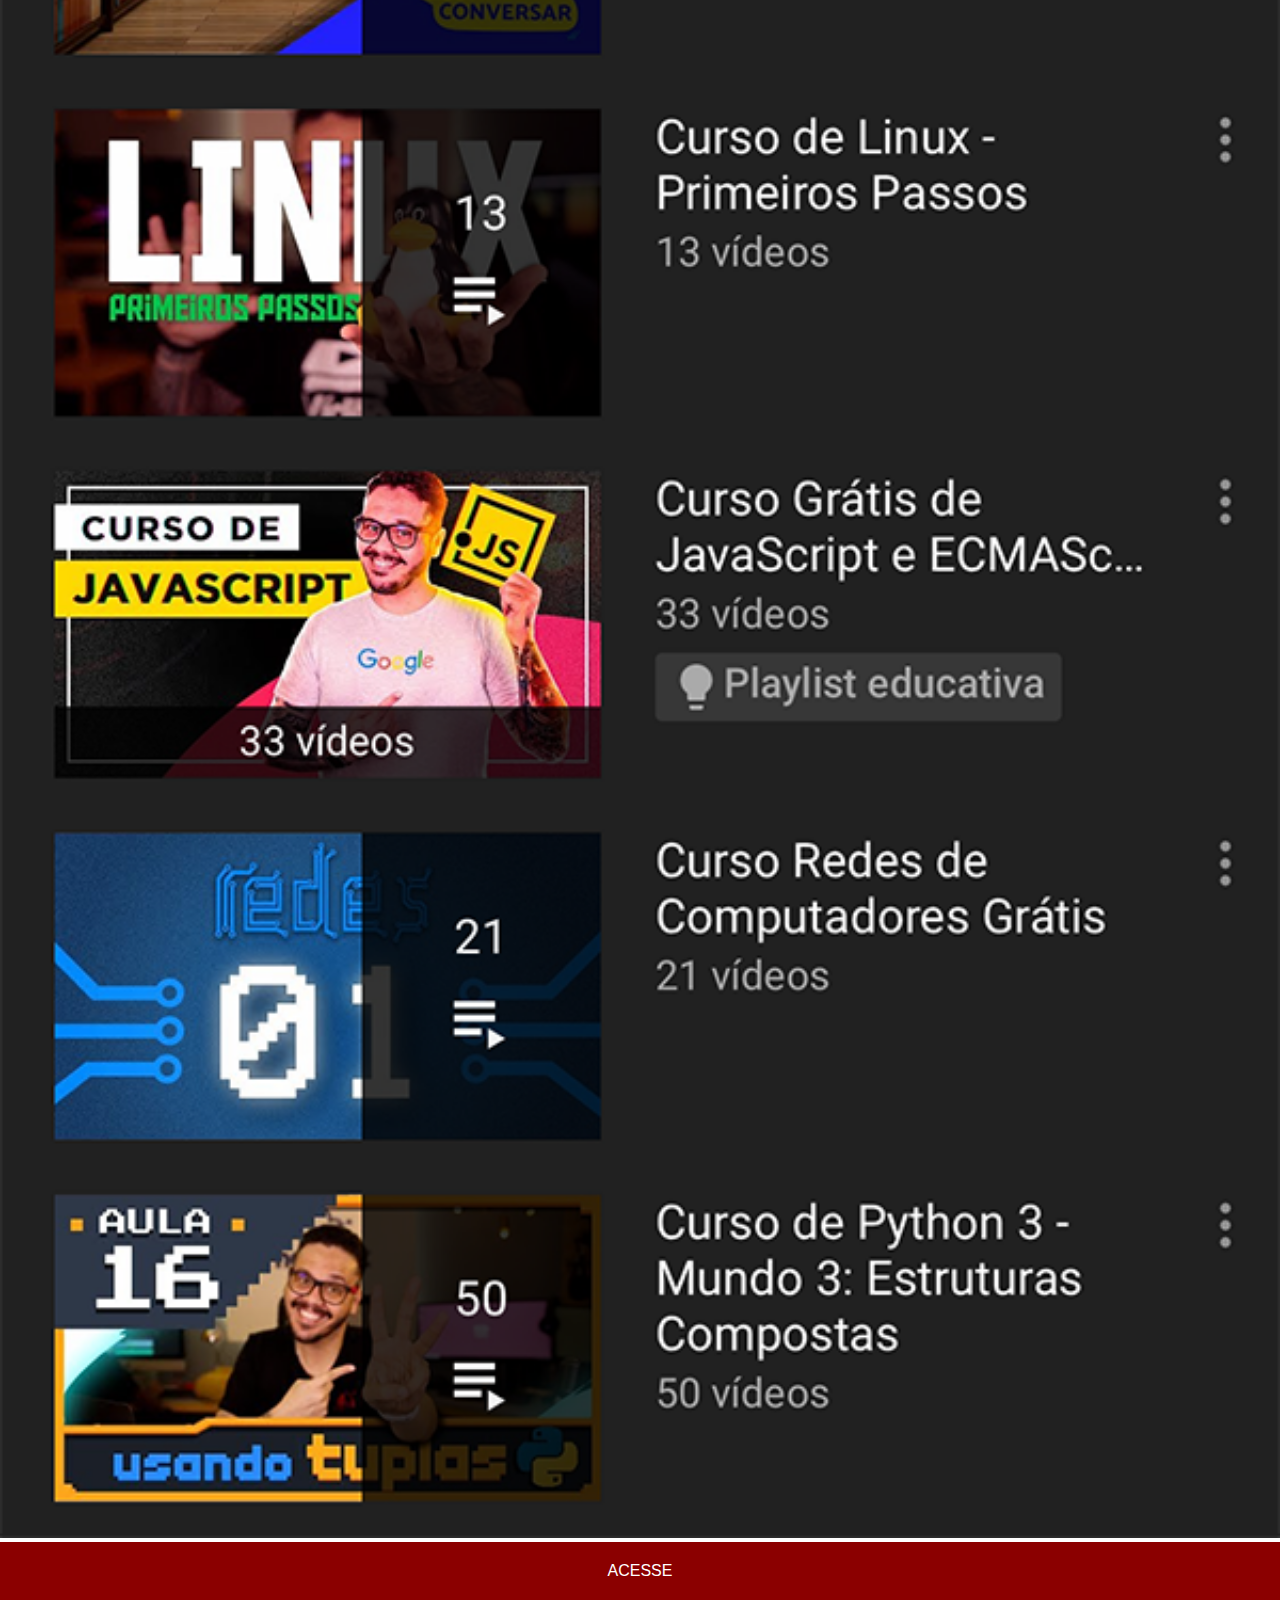
<file: youtube.html>
<!DOCTYPE html>
<html lang="pt-br">
<head>
    <meta charset="UTF-8">
    <meta name="viewport" content="width=device-width, initial-scale=1.0">
    <title>youtube</title>
    <link rel="stylesheet" href="estilos/social.css">
</head>
<style>
 * {
    margin:0;
    padding:0;
    font-family:arial,helvetica,sans-serif;
 }
 ::-webkit-scrollbar {
    width:0;
    height:0;
 }
img {
    width:100vw;
}
a {
    background-color:darkred;
    color:white;
    display:block;
    text-align:center;
    padding: 20px;
    text-decoration:none;
}
a:hover {
    background-color:red;
}
</style>
<body>
    <img src="imagens/tela-youtube.png" alt="youtube">

    <a href="https://www.youtube.com/cursoemvideo/playlists" target="_blank">ACESSE</a>
</body>
</html>
</file>
<file: estilos/style.css>
@charset "UTF-8";

* {
    margin:0px;
    padding:0px;
    font-family:Arial, Helvetica, sans-serif
}

html, body {
    height: 100vh;
    width: 100vw;
    background-color:black;
}

body {
   background: url('../imagens/fundo-madeira.jpg') no-repeat, top center;
   background-size:cover;
   background-attachment:fixed;

}

main {
    position:relative;
    height:100vh;
}
section#telefone {
   
    background:url('../imagens/frame-iphone.png');
   /*permite que vc possa usar o top e o left, com porcentagem*/
    position:absolute;
  /*serve para centralizar*/
    top: 50%;
    left:50%;
    transform:translate(-50%, -50%);
    
    height:627px;
    width:311px;
}

iframe#tela {
    /*permite que vc possa usar o top e o left*/
    position:relative;
    top:80px;
    left:22px;
    height:471px;
    width:266px;
}
section#apps {
    text-align:right;
}
section#apps img {
    width:50px;
    margin:10px;
    border-radius:50%;
    box-shadow: 3px 3px 5px rgba(0, 0, 0, 0.425);
    box-sizing:border-box;
}

section#apps img:hover {
    border: 2px solid lightgray;
    transform:translate(-3px, -4px);
    transition: transform, .4s, border, .3s;
    box-shadow: 5px 5px 10px rgba(0, 0, 0, 0.397);
}
</file>
<file: estilos/social.css>
@charset "UTF-8";

* {
    margin:0;
    padding:0;
    font-family:arial,helvetica,sans-serif;
 }
 ::-webkit-scrollbar {
    width:0;
    height:0;
 }
img {
    width:100vw;
}
a {
    background-color:darkred;
    color:white;
    display:block;
    text-align:center;
    padding: 20px;
    text-decoration:none;
}
a:hover {
    background-color:red;
}
</file>
